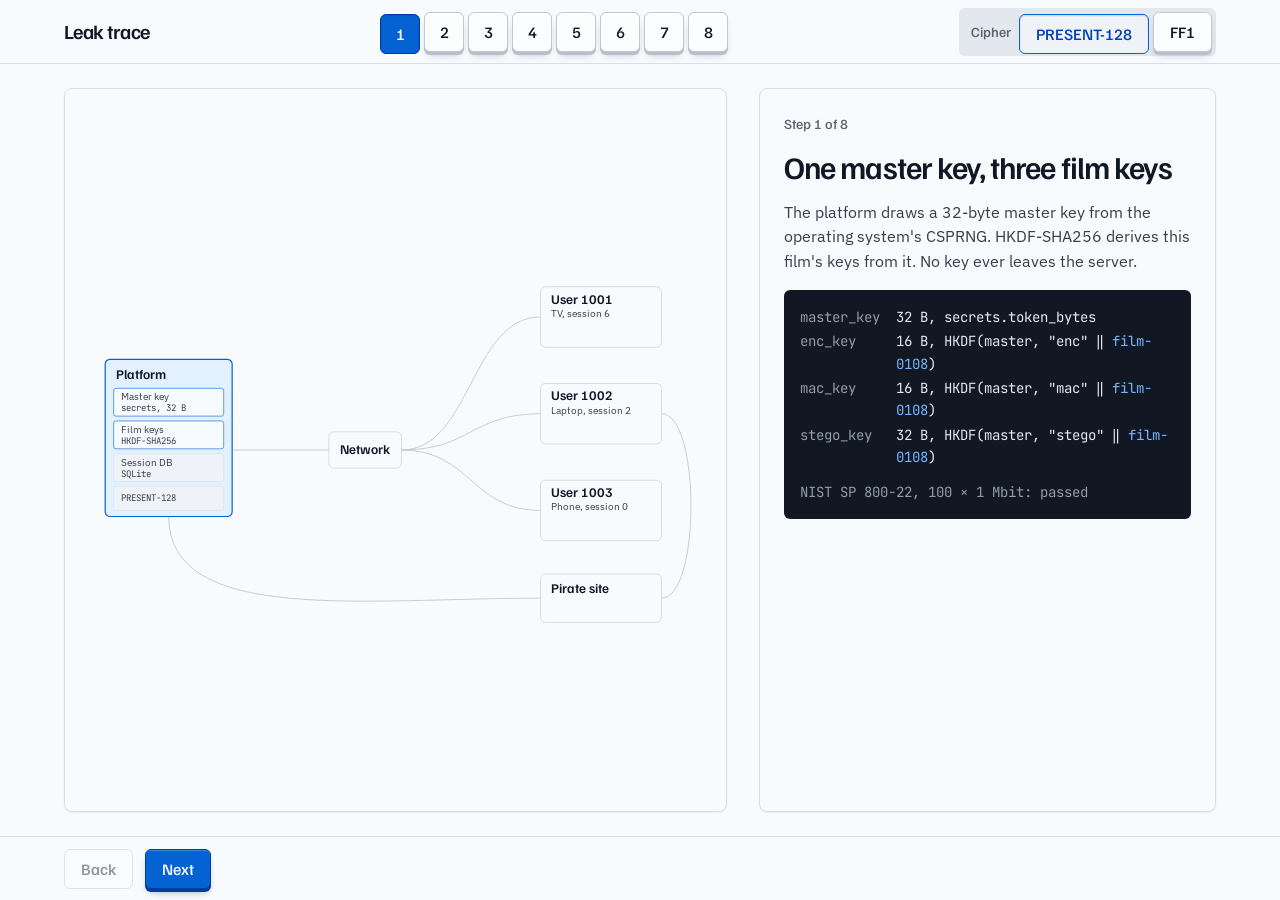
<file: presentation/network_sim/index.html>
<!doctype html>
<html lang="en">
<head>
<meta charset="utf-8">
<meta name="viewport" content="width=device-width, initial-scale=1">
<title>Leak Trace Simulation</title>
<meta name="description" content="Eight steps from a platform's master key to naming the viewer who leaked a film; every value comes from the project code.">
<link rel="preconnect" href="https://fonts.googleapis.com">
<link rel="preconnect" href="https://fonts.gstatic.com" crossorigin>
<link href="https://fonts.googleapis.com/css2?family=Familjen+Grotesk:wght@500;600&family=IBM+Plex+Sans:wght@400;500&family=JetBrains+Mono:wght@400;500&display=swap" rel="stylesheet">
<style>

@import url("./tokens.css");
@import url("./base.css");

:root { --bar-h: 64px; --foot-h: 64px; --strip-cell: 8px; }
body { font-size: 1.125rem; }
.app { display: grid; grid-template-rows: var(--bar-h) minmax(0, 1fr) var(--foot-h); height: 100dvh; }

.bar { border-bottom: var(--rule-hair) solid var(--color-rule); background: var(--color-paper); }
.bar__in { height: 100%; max-width: var(--container); margin-inline: auto; padding-inline: var(--gutter); display: flex; align-items: center; gap: var(--space-lg); }
.wordmark { font-family: var(--font-display); font-weight: 600; font-size: var(--text-lg); letter-spacing: var(--tracking-display); white-space: nowrap; }
.steps { display: flex; gap: var(--space-2xs); margin-inline: auto; }
.group { display: flex; gap: var(--space-2xs); align-items: center; padding: var(--space-2xs); background: var(--color-paper-3); border-radius: var(--radius-input); }
.group__label { font-family: var(--font-display); font-weight: 500; font-size: var(--text-sm); color: var(--color-muted); padding-inline: var(--space-xs) var(--space-2xs); }

.key { border: var(--rule-hair) solid var(--color-rule-2); border-radius: var(--radius-input); padding: 0 var(--space-md); min-height: 40px; min-width: 40px; background: var(--color-key-face); color: var(--color-ink); font: 500 var(--text-md)/1 var(--font-display); box-shadow: var(--shadow-key); cursor: pointer; transition: transform var(--dur-micro) var(--ease-out), box-shadow var(--dur-micro) var(--ease-out), background-color var(--dur-micro) var(--ease-out); }
.key:hover { transform: translateY(-1px); }
.key:active, .key[aria-pressed="true"], .key[aria-current="step"] { transform: translateY(2px); box-shadow: var(--shadow-key-press); background: var(--color-paper-2); }
.key[aria-current="step"] { background: var(--color-accent); border-color: var(--color-accent-edge); color: var(--color-accent-ink); }
.key[aria-pressed="true"] { color: var(--color-accent-deep); border-color: var(--color-accent); }
.key:focus-visible { outline: 2px solid var(--color-focus); outline-offset: 2px; transition: none; }
.key[aria-disabled="true"] { opacity: 0.45; cursor: default; transform: none; box-shadow: none; }
.key--primary { background: var(--color-accent); border-color: var(--color-accent-edge); color: var(--color-accent-ink); box-shadow: var(--shadow-key-accent); }
.key--primary:active { background: var(--color-accent-deep); }
.key--step { padding: 0; width: 40px; font-variant-numeric: tabular-nums; }

.main { max-width: var(--container); width: 100%; margin-inline: auto; padding: var(--space-lg) var(--gutter); display: grid; grid-template-columns: minmax(0, 1.45fr) minmax(0, 1fr); gap: var(--gap-columns); min-height: 0; }
.stage { position: relative; border: var(--rule-hair) solid var(--color-rule); border-radius: var(--radius-card); background: var(--color-paper); box-shadow: var(--shadow-card); min-height: 0; display: grid; place-items: center; padding: var(--space-md); }
@supports (corner-shape: bevel) { .stage, .panel { border-radius: var(--cut-l) 4px var(--cut-l) 4px; corner-shape: bevel round bevel round; } }
.stage svg { width: 100%; height: 100%; max-height: calc(100dvh - var(--bar-h) - var(--foot-h) - 2 * var(--space-lg) - 2 * var(--space-md)); }

.edge { fill: none; stroke: var(--color-rule-2); stroke-width: 1.5; transition: stroke var(--dur-short) var(--ease-out); }
.edge.is-live { stroke: var(--color-accent); stroke-width: 2; }
.edge.is-bad { stroke: var(--color-error); stroke-width: 2; stroke-dasharray: 6 5; }
.node rect.box { fill: var(--color-paper); stroke: var(--color-rule-2); stroke-width: 1; transition: stroke var(--dur-short) var(--ease-out), fill var(--dur-short) var(--ease-out); }
.node.is-live rect.box { stroke: var(--color-accent); stroke-width: 2; fill: var(--color-accent-wash); }
.node.is-bad rect.box { stroke: var(--color-error); stroke-width: 2; }
.node .t { font-family: var(--font-display); font-weight: 600; font-size: 22px; fill: var(--color-ink); }
.node .s { font-family: var(--font-body); font-size: 16px; fill: var(--color-ink-2); }
.node .m { font-family: var(--font-outlier); font-size: 15px; fill: var(--color-ink-2); }
.node .flag { font-family: var(--font-display); font-weight: 600; font-size: 16px; fill: var(--color-error); }
.node .ok { font-family: var(--font-display); font-weight: 600; font-size: 16px; fill: var(--color-accent-deep); }
.node .row { fill: var(--color-paper-2); stroke: var(--color-rule); }
.node .row.is-live { fill: var(--color-paper); stroke: var(--color-accent); }
.cell0 { fill: var(--color-paper-3); } .cell1 { fill: var(--color-accent); } .cellx { fill: var(--color-error); }
.packet { fill: var(--color-accent); }
.packet--bad { fill: var(--color-error); }
.packet--req { fill: var(--color-ink-2); }
.strip, .flag, .ok { transition: opacity var(--dur-long) var(--ease-out); }
.is-off { opacity: 0; }

.panel { border: var(--rule-hair) solid var(--color-rule); border-radius: var(--radius-card); background: var(--color-paper); box-shadow: var(--shadow-card); padding: var(--space-lg); display: flex; flex-direction: column; gap: var(--space-md); min-height: 0; overflow: auto; }
.panel__count { font-family: var(--font-display); font-weight: 500; font-size: var(--text-sm); color: var(--color-muted); font-variant-numeric: tabular-nums; }
.panel > * { flex-shrink: 0; }
.panel h2 { font-size: var(--text-2xl); max-width: 22ch; }
.panel p { font-size: var(--text-md); color: var(--color-ink-2); max-width: 46ch; }
.graphite { background: var(--color-graphite); color: var(--color-graphite-ink); border-radius: var(--radius-input); padding: var(--space-md); font-family: var(--font-outlier); font-size: 0.875rem; line-height: 1.6; overflow-x: auto; }
.graphite .c { color: var(--color-graphite-muted); }
.graphite .v { color: var(--color-accent-2); }
.graphite .x { color: var(--color-error); }
.kv { display: grid; grid-template-columns: max-content minmax(0, 1fr); column-gap: var(--space-md); row-gap: var(--space-3xs); }
.kv > :nth-child(odd) { color: var(--color-graphite-muted); }
.tbl { width: 100%; border-collapse: collapse; font-size: 0.875rem; }
.tbl th { text-align: left; font-family: var(--font-display); font-weight: 500; color: var(--color-graphite-muted); padding: 0 var(--space-sm) var(--space-2xs) 0; }
.tbl td { padding: var(--space-3xs) var(--space-sm) var(--space-3xs) 0; font-variant-numeric: tabular-nums; }
.tbl tr.is-lead td { color: var(--color-accent-2); }
.bits { display: grid; grid-template-columns: repeat(47, minmax(0, 1fr)); gap: var(--space-3xs); max-width: 30rem; }
.bits span { aspect-ratio: 1; background: var(--color-graphite-glyph-1); }
.bits span.b1 { background: var(--color-accent-2); }
.bits span.err { background: var(--color-error); }
.bitrow { display: grid; gap: var(--space-2xs); }
.bitrow__label { color: var(--color-graphite-muted); }
.pics { display: grid; grid-template-columns: minmax(0, 1fr) minmax(0, 1fr); gap: var(--space-sm); }
.pics--one { grid-template-columns: minmax(0, 1fr); }
figure { margin: 0; display: grid; gap: var(--space-2xs); }
figure img { width: 100%; border-radius: var(--radius-input); border: var(--rule-hair) solid var(--color-rule); }
figcaption { font-size: var(--text-sm); color: var(--color-muted); }
.pipe { list-style: none; margin: 0; padding: 0; display: grid; gap: var(--space-2xs); }
.pipe li { display: grid; grid-template-columns: 6.5rem minmax(0, 1fr); gap: var(--space-sm); }
.pipe li > :first-child { color: var(--color-graphite-muted); }
.verdict { display: flex; align-items: baseline; gap: var(--space-md); flex-wrap: wrap; }
.verdict__fig { font-family: var(--font-display); font-weight: 600; font-size: var(--text-2xl); letter-spacing: var(--tracking-display); color: var(--color-ink); font-variant-numeric: tabular-nums; line-height: 1; }
.verdict__sub { color: var(--color-ink-2); font-size: var(--text-md); }
.bars { display: grid; gap: var(--space-2xs); }
.bar-row { display: grid; grid-template-columns: 5.5rem minmax(0, 1fr) 4rem; gap: var(--space-sm); align-items: center; }
.bar-row__track { height: 10px; background: var(--color-graphite-glyph-1); position: relative; }
.bar-row__fill { position: absolute; inset: 0 auto 0 0; width: 100%; background: var(--color-accent-2); transform-origin: left center; }
.bar-row:not(.is-lead) .bar-row__fill { background: var(--color-graphite-glyph-3); }
.note { font-size: var(--text-sm); color: var(--color-muted); }

.js .reveal.is-armed { opacity: 0; transform: translateY(6px); }
.reveal { transition: opacity var(--dur-long) var(--ease-out), transform var(--dur-long) var(--ease-out); transition-delay: calc(var(--i, 0) * 260ms + 700ms); }

.foot { border-top: var(--rule-hair) solid var(--color-rule); }
.foot__in { height: 100%; max-width: var(--container); margin-inline: auto; padding-inline: var(--gutter); display: flex; align-items: center; gap: var(--space-sm); }

.noscript { max-width: 60ch; margin: var(--space-3xl) auto; padding-inline: var(--gutter); }

@media (max-height: 820px) and (min-width: 70.01rem) {
  :root { --bar-h: 56px; --foot-h: 56px; }
  .main { padding-block: var(--space-md); }
  .panel { padding: var(--space-md); gap: var(--space-sm); }
  .panel h2 { font-size: var(--text-xl); }
  .panel p { font-size: var(--text-sm); }
  .graphite { padding: var(--space-sm); font-size: 0.8125rem; line-height: 1.5; }
}
@media (max-width: 70rem) {
  .main { grid-template-columns: minmax(0, 1fr); }
  .stage svg { max-height: none; }
  .bar__in { flex-wrap: wrap; height: auto; padding-block: var(--space-xs); }
  .app { grid-template-rows: auto auto auto; height: auto; min-height: 100dvh; }
  .steps { margin-inline: 0; }
}
@media (max-width: 40rem) {
  .pics { grid-template-columns: minmax(0, 1fr); }
  .key--step { width: 36px; min-width: 36px; }
}
@media (prefers-reduced-motion: reduce) {
  .js .reveal.is-armed { opacity: 1; transform: none; }
}
</style>
</head>
<body>
<noscript><div class="noscript"><h1>Leak trace</h1><p>This simulation needs JavaScript. The scroll walkthrough in ../watermark_animation/index.html shows the same pipeline.</p></div></noscript>
<div class="app" id="app" hidden>
  <header class="bar"><div class="bar__in">
    <span class="wordmark">Leak trace</span>
    <nav class="steps" id="steps" aria-label="Steps"></nav>
    <div class="group" role="group" aria-labelledby="alg-label">
      <span class="group__label" id="alg-label" data-t="cipher">Cipher</span>
      <button class="key" type="button" data-alg="PRESENT-128">PRESENT-128</button>
      <button class="key" type="button" data-alg="FF1">FF1</button>
    </div>
  </div></header>

  <main class="main">
    <div class="stage">
      <svg id="net" viewBox="0 0 1040 620" role="img" aria-labelledby="net-title">
        <title id="net-title">Network: platform, network, three viewers, pirate site</title>
        <path class="edge" id="e0" d="M250 310 L410 310"/>
        <path class="edge" id="e1001" d="M530 310 C645 310 645 90 760 90"/>
        <path class="edge" id="e1002" d="M530 310 C645 310 645 250 760 250"/>
        <path class="edge" id="e1003" d="M530 310 C645 310 645 410 760 410"/>
        <path class="edge" id="eleak" d="M960 250 C1025 250 1025 555 960 555"/>
        <path class="edge" id="etrace" d="M760 555 C470 555 145 600 145 420"/>

        <g class="node" id="n-platform">
          <rect class="box" x="40" y="160" width="210" height="260" rx="8"/>
          <text class="t" x="58" y="192" data-t="platform">Platform</text>
          <rect class="row" id="r-key" x="54" y="208" width="182" height="46" rx="4"/>
          <text class="s" x="66" y="228" data-t="masterKey">Master key</text>
          <text class="m" x="66" y="246">secrets, 32 B</text>
          <rect class="row" id="r-film" x="54" y="262" width="182" height="46" rx="4"/>
          <text class="s" x="66" y="282" data-t="filmKeys">Film keys</text>
          <text class="m" x="66" y="300">HKDF-SHA256</text>
          <rect class="row" id="r-db" x="54" y="316" width="182" height="46" rx="4"/>
          <text class="s" x="66" y="336" data-t="sessionDb">Session DB</text>
          <text class="m" x="66" y="354">SQLite</text>
          <rect class="row" id="r-enc" x="54" y="370" width="182" height="40" rx="4"/>
          <text class="m" id="t-alg" x="66" y="395">PRESENT-128</text>
        </g>

        <g class="node" id="n-net">
          <rect class="box" x="410" y="280" width="120" height="60" rx="8"/>
          <text class="t" x="470" y="316" text-anchor="middle" data-t="network">Network</text>
        </g>

        <g class="node" id="n-1001"><rect class="box" x="760" y="40" width="200" height="100" rx="8"/></g>
        <g class="node" id="n-1002"><rect class="box" x="760" y="200" width="200" height="100" rx="8"/></g>
        <g class="node" id="n-1003"><rect class="box" x="760" y="360" width="200" height="100" rx="8"/></g>

        <g class="node" id="n-pirate">
          <rect class="box" x="760" y="515" width="200" height="80" rx="8"/>
          <text class="t" x="778" y="547" data-t="pirate">Pirate site</text>
          <text class="m" id="t-pirate" x="778" y="574"></text>
        </g>
        <g id="packets"></g>
      </svg>
    </div>

    <section class="panel" id="panel" aria-live="polite"></section>
  </main>

  <footer class="foot"><div class="foot__in">
    <button class="key" type="button" id="prev" data-t="back">Back</button>
    <button class="key key--primary" type="button" id="next" data-t="next">Next</button>
  </div></footer>
</div>

<script src="./data.js"></script>
<script>
(() => {
  const S = window.SIM;
  if (!S) return;
  document.documentElement.classList.add("js");
  document.getElementById("app").hidden = false;
  const N = 8;
  const reduce = matchMedia("(prefers-reduced-motion: reduce)").matches;
  const svgNS = "http://www.w3.org/2000/svg";
  const leaker = S.leaker;
  const fmt = (n, lang) => n.toLocaleString(lang === "tr" ? "tr-TR" : "en-US");

  const STR = {
    en: {
      cipher: "Cipher", platform: "Platform", masterKey: "Master key", filmKeys: "Film keys", sessionDb: "Session DB",
      network: "Network", pirate: "Pirate site", back: "Back", next: "Next", user: "User", session: "session",
      leaked: "Leaked", identified: "Identified", stepLabel: (i) => `Step ${i} of ${N}`,
      steps: [
        { h: "One master key, three film keys",
          p: "The platform draws a 32-byte master key from the operating system's CSPRNG. HKDF-SHA256 derives this film's keys from it. No key ever leaves the server." },
        { h: "Three viewers press play",
          p: "Each request reserves the viewer's next session number in one atomic database step. Because a session is never reused, every plaintext is unique and no nonce has to be embedded." },
        { h: "Encrypt the 64-bit ID block",
          p: (alg) => alg === "FF1"
            ? "FF1 (NIST SP 800-38G) is format-preserving: 64 bits in, 64 bits out, with the film as tweak. It runs AES-128 inside its ten Feistel rounds, so it is slower."
            : "PRESENT-128 (ISO/IEC 29192-2) is a lightweight cipher with a 64-bit block: the ID fits exactly, and the ciphertext does not grow. AES-GCM would add 224 bits." },
        { h: "Tag it, then armour it",
          p: "SipHash-2-4 tags the ciphertext together with the cipher, the film and a key commitment. BCH then adds 92 parity bits that repair up to 12 wrong bits. These 188 bits go into the film." },
        { h: "Every copy carries a different mark",
          p: "The bits are spread over 14,400 blocks per frame, in the low DCT band of the brightness channel, and held for one-second groups. The picture changes by about 49 dB PSNR: invisible." },
        { h: "One viewer leaks a copy",
          p: (a) => `User ${leaker} shrinks the film to half size, re-encodes it with H.264 at CRF ${a.crf} and uploads it. There is no header to strip: the mark is part of the picture itself.` },
        { h: "The platform traces the copy",
          p: "The platform downloads the pirate copy and compares it with its own original, frame by frame." },
        { h: "The platform names the leaker",
          p: "Only after the tag checks out is the ciphertext decrypted. The recovered bits match one issued copy, and no other." },
      ],
      k: { purpose: "purpose", from: "derived from", sp: "NIST SP 800-22, 100 × 1 Mbit: passed",
           users: "user", device: "device", sess: "session", block: "block", ct: "ciphertext", us: "µs per block, pure Python",
           layout: "VER | user_id | session | reserved", tag: "tag", cw: "188-bit codeword",
           frame: "The frame as the viewer sees it", diff: "Its hidden mark, difference ×20",
           pirateCap: (t) => `Pirate copy, ${t.pirate_w}×${t.pirate_h}, ${t.pirate_frames} frames`,
           rescale: "Rescale", align: "Align", correlate: "Correlate", bch: "BCH", mac: "MAC", decrypt: "Decrypt",
           matched: (m, n) => `${m} / ${n} frames matched`, corr: (b) => `${b} blocks per frame → 188 soft bits`,
           fixed: (e) => `${e} bit errors repaired (limit 12)`, macok: "valid, constant-time, before decrypt",
           bitsLabel: "Recovered bits, errors in red", scores: "Match with each issued copy",
           wrong: "With a wrong key: NoValidMark. An innocent viewer is never named.",
           took: (s) => `Trace took ${s} s for this 10-second clip.`,
           perGroup: "frames per group" },
    }
  };

  const q = new URLSearchParams(location.search);
  const st = {
    step: Math.min(N, Math.max(1, parseInt(q.get("step") || "1", 10) || 1)),
    alg: q.get("alg") === "ff1" ? "FF1" : "PRESENT-128",
    lang: "en",
  };
  const T = () => STR[st.lang];
  const A = () => S.algs[st.alg];
  const save = () => {
    const p = new URLSearchParams({ step: st.step, alg: st.alg === "FF1" ? "ff1" : "present" });
    history.replaceState(null, "", "?" + p);
  };

  const stepsNav = document.getElementById("steps");
  for (let i = 1; i <= N; i++) {
    const b = document.createElement("button");
    b.className = "key key--step"; b.type = "button"; b.textContent = i; b.dataset.step = i;
    b.addEventListener("click", () => go(i));
    stepsNav.append(b);
  }

  const el = (tag, attrs, parent) => {
    const e = document.createElementNS(svgNS, tag);
    for (const k in attrs) e.setAttribute(k, attrs[k]);
    if (parent) parent.append(e);
    return e;
  };
  const tops = { 1001: 40, 1002: 200, 1003: 360 };
  for (const v of S.viewers) {
    const g = document.getElementById("n-" + v.id), y = tops[v.id];
    el("text", { class: "t", x: 778, y: y + 28 }, g).textContent = "";
    el("text", { class: "s", x: 778, y: y + 50 }, g);
    const flag = el("text", { class: "flag is-off", x: 960, y: y - 10, "text-anchor": "end" }, g);
    flag.dataset.role = "flag";
    const strip = el("g", { class: "strip is-off", transform: `translate(778 ${y + 62})` }, g);
    strip.dataset.role = "strip";
    for (let i = 0; i < 188; i++) el("rect", { x: (i % 47) * 3.6, y: Math.floor(i / 47) * 6, width: 2.6, height: 5, class: "cell0" }, strip);
  }

  const pk = document.getElementById("packets");
  let flows = [], raf = 0, t0 = 0;
  const P = (id) => document.getElementById(id);
  function setFlows(list) {
    flows = list; pk.replaceChildren();
    cancelAnimationFrame(raf);
    if (reduce || !list.length) return;
    t0 = performance.now();
    for (const f of flows) f.dots = Array.from({ length: f.n }, () => el("rect", { width: 10, height: 10, x: -5, y: -5, class: f.cls, opacity: 0 }, pk));
    raf = requestAnimationFrame(tick);
  }
  function tick(now) {
    const t = now - t0;
    for (const f of flows) {
      const legs = f.legs.map(P), lens = legs.map((p) => p.getTotalLength()), total = lens.reduce((a, b) => a + b, 0);
      f.dots.forEach((d, k) => {
        let u = (t - f.delay - k * f.gap) / f.dur;
        if (f.loop) u = u < 0 ? u : u % (1 + f.rest);
        if (u < 0 || u > 1) { d.setAttribute("opacity", 0); return; }
        let s = (f.reverse ? 1 - u : u) * total, i = 0;
        while (i < legs.length - 1 && s > lens[i]) { s -= lens[i]; i++; }
        const pt = legs[i].getPointAtLength(Math.min(s, lens[i]));
        d.setAttribute("transform", `translate(${pt.x} ${pt.y})`);
        d.setAttribute("opacity", 1);
      });
    }
    raf = requestAnimationFrame(tick);
  }

  const bitsHTML = (s, errs = []) => {
    const e = new Set(errs);
    return `<div class="bits" aria-hidden="true">${[...s].map((b, i) => `<span class="${e.has(i) ? "err" : b === "1" ? "b1" : ""}"></span>`).join("")}</div>`;
  };
  const hexBlock = (h) => `<span class="v">${h[0]}</span> <span class="v">${h.slice(1, 9)}</span> <span class="v">${h.slice(9, 15)}</span> <span class="v">${h[15]}</span>`;

  function panelHTML() {
    const t = T(), k = t.k, a = A(), s = t.steps[st.step - 1], lang = st.lang;
    const p = typeof s.p === "function" ? s.p(st.step === 6 ? S.attack : st.alg) : s.p;
    let body = "";
    switch (st.step) {
      case 1:
        body = `<div class="graphite"><div class="kv">
          <span>master_key</span><span>32 B, secrets.token_bytes</span>
          <span>enc_key</span><span>16 B, HKDF(master, "enc" ‖ <span class="v">${S.film.id}</span>)</span>
          <span>mac_key</span><span>16 B, HKDF(master, "mac" ‖ <span class="v">${S.film.id}</span>)</span>
          <span>stego_key</span><span>32 B, HKDF(master, "stego" ‖ <span class="v">${S.film.id}</span>)</span>
        </div><div class="c" style="margin-top:var(--space-sm)">${k.sp}</div></div>`;
        break;
      case 2:
        body = `<div class="graphite"><table class="tbl"><thead><tr><th>${k.users}</th><th>${k.device}</th><th>${k.sess}</th></tr></thead><tbody>
          ${S.viewers.map((v) => `<tr><td>${v.id}</td><td>${v.device}</td><td><span class="v">${v.session}</span></td></tr>`).join("")}
        </tbody></table></div>`;
        break;
      case 3:
        body = `<div class="graphite"><div class="c">${k.layout}</div>
          <table class="tbl" style="margin-top:var(--space-xs)"><thead><tr><th>${k.users}</th><th>${k.block}</th><th>${k.ct} (${st.alg})</th></tr></thead><tbody>
          ${a.rows.map((r) => `<tr><td>${r.id}</td><td>${hexBlock(r.block)}</td><td><span class="v">${r.cipher}</span></td></tr>`).join("")}
          </tbody></table>
          <div style="margin-top:var(--space-sm)"><span class="v">${fmt(a.encrypt_us, lang)}</span> <span class="c">${k.us}</span>
          <span class="c">(${st.alg === "FF1" ? "PRESENT-128" : "FF1"}: ${fmt(S.algs[st.alg === "FF1" ? "PRESENT-128" : "FF1"].encrypt_us, lang)})</span></div></div>`;
        break;
      case 4:
        body = `<div class="graphite" style="display:grid;gap:var(--space-sm)">
          ${a.rows.map((r) => `<div class="bitrow"><span class="bitrow__label">${r.id}, ${k.tag} <span class="v">${r.tag}</span></span>${bitsHTML(r.codeword)}</div>`).join("")}
          <span class="c">${k.cw}: 64 ${k.ct} + 32 ${k.tag} + 92 BCH</span></div>`;
        break;
      case 5:
        body = `<div class="pics"><figure><img src="frame.jpg" alt="Film frame" width="640" height="360"><figcaption>${k.frame}</figcaption></figure>
          <figure><img src="diff_${leaker}.jpg" alt="Difference ×20, a fine noise shaped like the picture" width="640" height="360"><figcaption>${k.diff}</figcaption></figure></div>
          <div class="note">${fmt(S.film.blocks, lang)} × 8×8, α = ${S.film.alpha}, ${S.film.group} ${k.perGroup}</div>`;
        break;
      case 6:
        body = `<div class="pics pics--one"><figure><img src="pirate.jpg" alt="Pirate copy, blurred and blocky" width="640" height="360"><figcaption>${k.pirateCap(a.trace)}</figcaption></figure></div>`;
        break;
      case 7: {
        const tr = a.trace;
        body = `<div class="graphite"><ol class="pipe">
            <li class="reveal is-armed" style="--i:0"><span>${k.rescale}</span><span>${tr.pirate_w}×${tr.pirate_h} → ${S.film.width}×${S.film.height}</span></li>
            <li class="reveal is-armed" style="--i:1"><span>${k.align}</span><span>${k.matched(tr.matched, tr.pirate_frames)}</span></li>
            <li class="reveal is-armed" style="--i:2"><span>${k.correlate}</span><span>${k.corr(fmt(S.film.blocks, lang))}</span></li>
            <li class="reveal is-armed" style="--i:3"><span>${k.bch}</span><span><span class="${tr.errors.length ? "x" : "v"}">${k.fixed(tr.errors.length)}</span></span></li>
            <li class="reveal is-armed" style="--i:4"><span>${k.mac}</span><span>${k.macok}</span></li>
          </ol>
          <div class="bitrow reveal is-armed" style="--i:3;margin-top:var(--space-sm)"><span class="bitrow__label">${k.bitsLabel}</span>${bitsHTML(tr.extracted, tr.errors)}</div></div>`;
        break;
      }
      case 8: {
        const tr = a.trace, ok = tr.user !== null;
        const sc = Object.entries(tr.scores).sort((x, y) => y[1] - x[1]);
        body = `<div class="graphite"><ol class="pipe"><li><span>${k.decrypt}</span><span>${st.alg} → <span class="v">${t.user} ${tr.user}, ${t.session} ${tr.session}</span></span></li></ol></div>
          <div class="verdict reveal is-armed" style="--i:0"><span class="verdict__fig">${ok ? `${t.user} ${tr.user}` : "NoValidMark"}</span><span class="verdict__sub">${t.session} ${tr.session}</span></div>
          <div class="graphite bars reveal is-armed" style="--i:1"><span class="c">${k.scores}</span>
            ${sc.map(([id, v]) => `<div class="bar-row${+id === tr.user ? " is-lead" : ""}"><span>${id}</span><span class="bar-row__track"><span class="bar-row__fill" style="transform:scaleX(${Math.max(0, v)})"></span></span><span>${v.toFixed(2)}</span></div>`).join("")}
          </div>
          <div class="note reveal is-armed" style="--i:2">${k.wrong} ${k.took(fmt(a.trace_s, lang))}</div>`;
        break;
      }
    }
    return `<span class="panel__count">${t.stepLabel(st.step)}</span><h2>${s.h}</h2><p>${p}</p>${body}`;
  }

  function stage() {
    const s = st.step, a = A(), t = T();
    const live = { 1: ["platform"], 2: ["platform", "net", "1001", "1002", "1003"], 3: ["platform"], 4: ["platform"],
                   5: ["platform", "net", "1001", "1002", "1003"], 6: ["1002"], 7: ["platform"], 8: ["platform", "1002"] }[s];
    for (const id of ["platform", "net", "1001", "1002", "1003", "pirate"]) {
      P("n-" + id).classList.toggle("is-live", live.includes(id));
      P("n-" + id).classList.toggle("is-bad", id === "pirate" && s >= 6);
    }
    const rows = { 1: ["r-key", "r-film"], 2: ["r-db"], 3: ["r-enc"], 4: ["r-enc"], 7: ["r-film"], 8: ["r-enc"] }[s] || [];
    for (const r of ["r-key", "r-film", "r-db", "r-enc"]) P(r).classList.toggle("is-live", rows.includes(r));
    const edges = { 2: ["e0", "e1001", "e1002", "e1003"], 5: ["e0", "e1001", "e1002", "e1003"], 7: ["etrace"], 8: ["etrace"] }[s] || [];
    for (const e of ["e0", "e1001", "e1002", "e1003", "eleak", "etrace"]) {
      P(e).classList.toggle("is-live", edges.includes(e));
      P(e).classList.toggle("is-bad", e === "eleak" && s >= 6);
    }
    P("t-alg").textContent = st.alg;
    P("t-pirate").textContent = s >= 6 ? `${a.trace.pirate_w}×${a.trace.pirate_h}, CRF ${S.attack.crf}` : "";
    for (const v of S.viewers) {
      const g = P("n-" + v.id), y = tops[v.id];
      const [title, sub] = g.querySelectorAll("text.t, text.s");
      title.textContent = `${t.user} ${v.id}`;
      sub.textContent = `${v.device}, ${t.session} ${v.session}`;
      const row = a.rows.find((r) => r.id === v.id);
      const strip = g.querySelector('[data-role="strip"]');
      const errs = new Set(s >= 7 && v.id === leaker ? a.trace.errors : []);
      [...strip.children].forEach((c, i) => c.setAttribute("class", errs.has(i) ? "cellx" : row.codeword[i] === "1" ? "cell1" : "cell0"));
      strip.classList.toggle("is-off", s < 5);
      const flag = g.querySelector('[data-role="flag"]');
      flag.textContent = v.id === leaker ? (s === 8 ? t.identified : t.leaked) : "";
      flag.setAttribute("class", (s === 8 ? "ok" : "flag") + (v.id === leaker && s >= 6 ? "" : " is-off"));
    }
    const viewersLegs = S.viewers.map((v) => ["e0", "e" + v.id]);
    if (s === 2) setFlows(viewersLegs.map((legs, i) => ({ legs, reverse: true, n: 1, gap: 0, dur: 1300, delay: i * 250, loop: true, rest: 0.8, cls: "packet--req" })));
    else if (s === 5) setFlows(viewersLegs.map((legs, i) => ({ legs, reverse: false, n: 4, gap: 260, dur: 1500, delay: i * 120, loop: true, rest: 0.6, cls: "packet" })));
    else if (s === 6) setFlows([{ legs: ["eleak"], reverse: false, n: 3, gap: 300, dur: 1400, delay: 200, loop: true, rest: 0.9, cls: "packet--bad" }]);
    else if (s === 7) setFlows([{ legs: ["etrace"], reverse: false, n: 3, gap: 180, dur: 900, delay: 0, loop: false, cls: "packet--bad" }]);
    else setFlows([]);
  }

  function render() {
    const t = T();
    document.documentElement.lang = st.lang;
    document.querySelectorAll("[data-t]").forEach((e) => { const v = t[e.dataset.t]; if (typeof v === "string") e.textContent = v; });
    stepsNav.querySelectorAll("button").forEach((b) => {
      const on = +b.dataset.step === st.step;
      b.toggleAttribute("aria-current", on); if (on) b.setAttribute("aria-current", "step");
      b.setAttribute("aria-label", t.stepLabel(+b.dataset.step) + ": " + t.steps[+b.dataset.step - 1].h);
    });
    document.querySelectorAll("[data-alg]").forEach((b) => b.setAttribute("aria-pressed", b.dataset.alg === st.alg));
    P("prev").setAttribute("aria-disabled", st.step === 1);
    P("next").setAttribute("aria-disabled", st.step === N);
    const panel = P("panel");
    panel.innerHTML = panelHTML();
    if (!reduce) requestAnimationFrame(() => requestAnimationFrame(() => panel.querySelectorAll(".is-armed").forEach((e) => e.classList.remove("is-armed"))));
    else panel.querySelectorAll(".is-armed").forEach((e) => e.classList.remove("is-armed"));
    stage();
    save();
  }

  function go(i) { st.step = Math.min(N, Math.max(1, i)); render(); }
  P("prev").addEventListener("click", () => go(st.step - 1));
  P("next").addEventListener("click", () => go(st.step + 1));
  document.querySelectorAll("[data-alg]").forEach((b) => b.addEventListener("click", () => { st.alg = b.dataset.alg; render(); }));
  addEventListener("keydown", (e) => {
    if (e.metaKey || e.ctrlKey || e.altKey) return;
    const k = e.key;
    if (["ArrowRight", "PageDown", " "].includes(k)) { e.preventDefault(); go(st.step + 1); }
    else if (["ArrowLeft", "PageUp"].includes(k)) { e.preventDefault(); go(st.step - 1); }
    else if (k === "Home") go(1);
    else if (k === "End") go(N);
    else if (/^[1-8]$/.test(k)) go(+k);
    else if (k === "c" || k === "C") { st.alg = st.alg === "FF1" ? "PRESENT-128" : "FF1"; render(); }
  });
  render();
})();
</script>
</body>
</html>
</file>
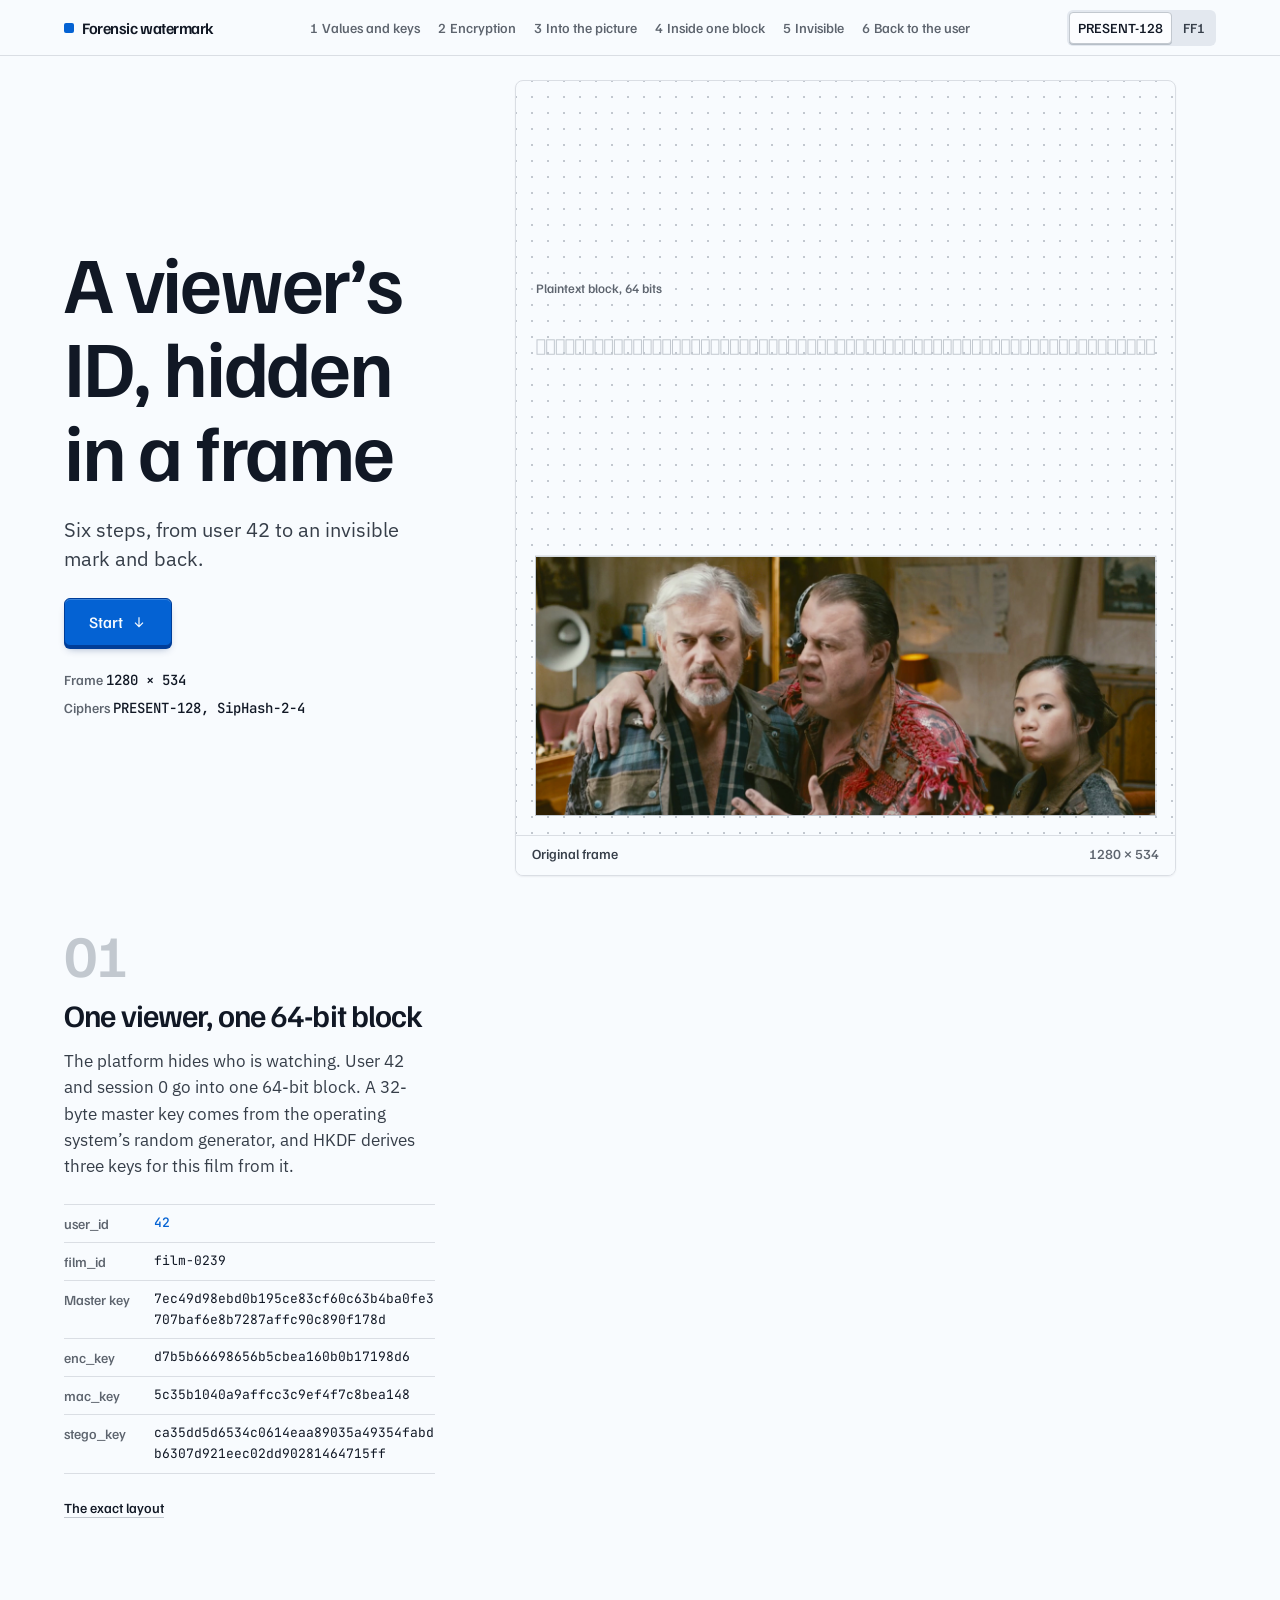
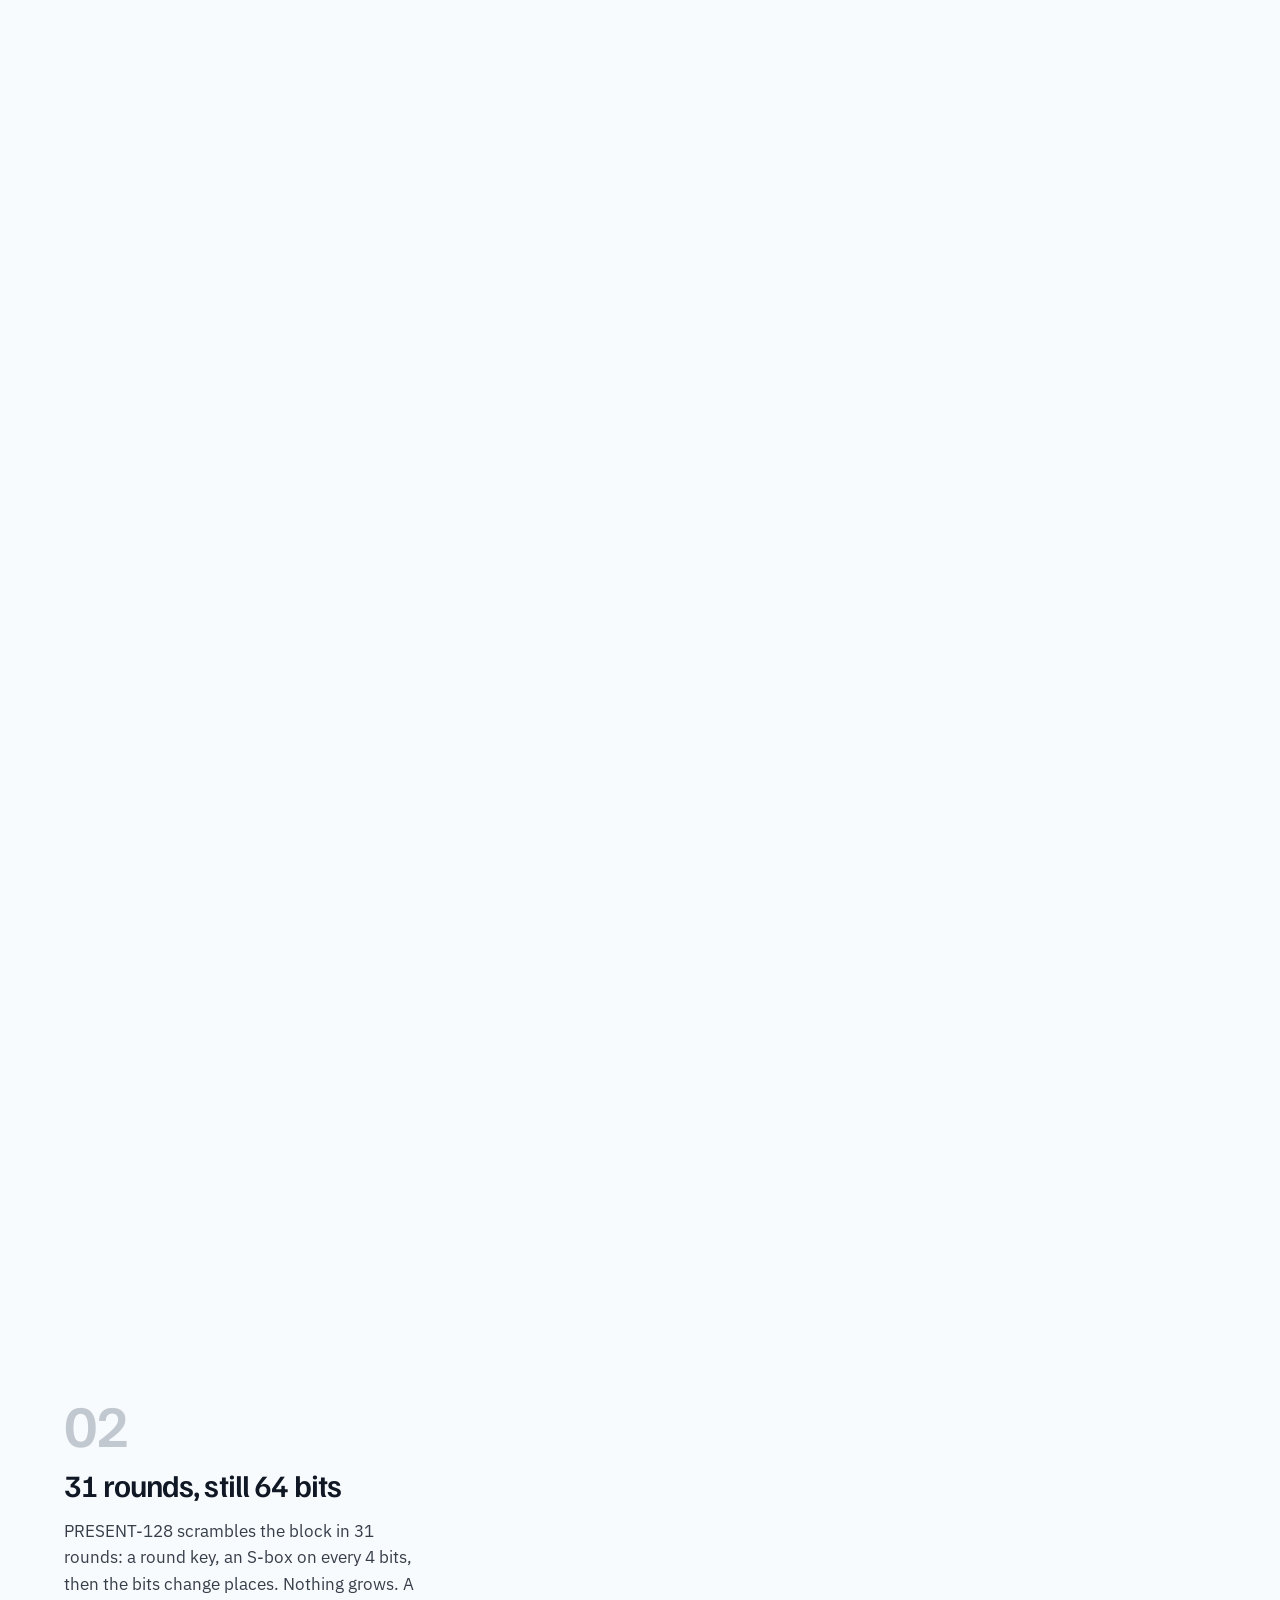
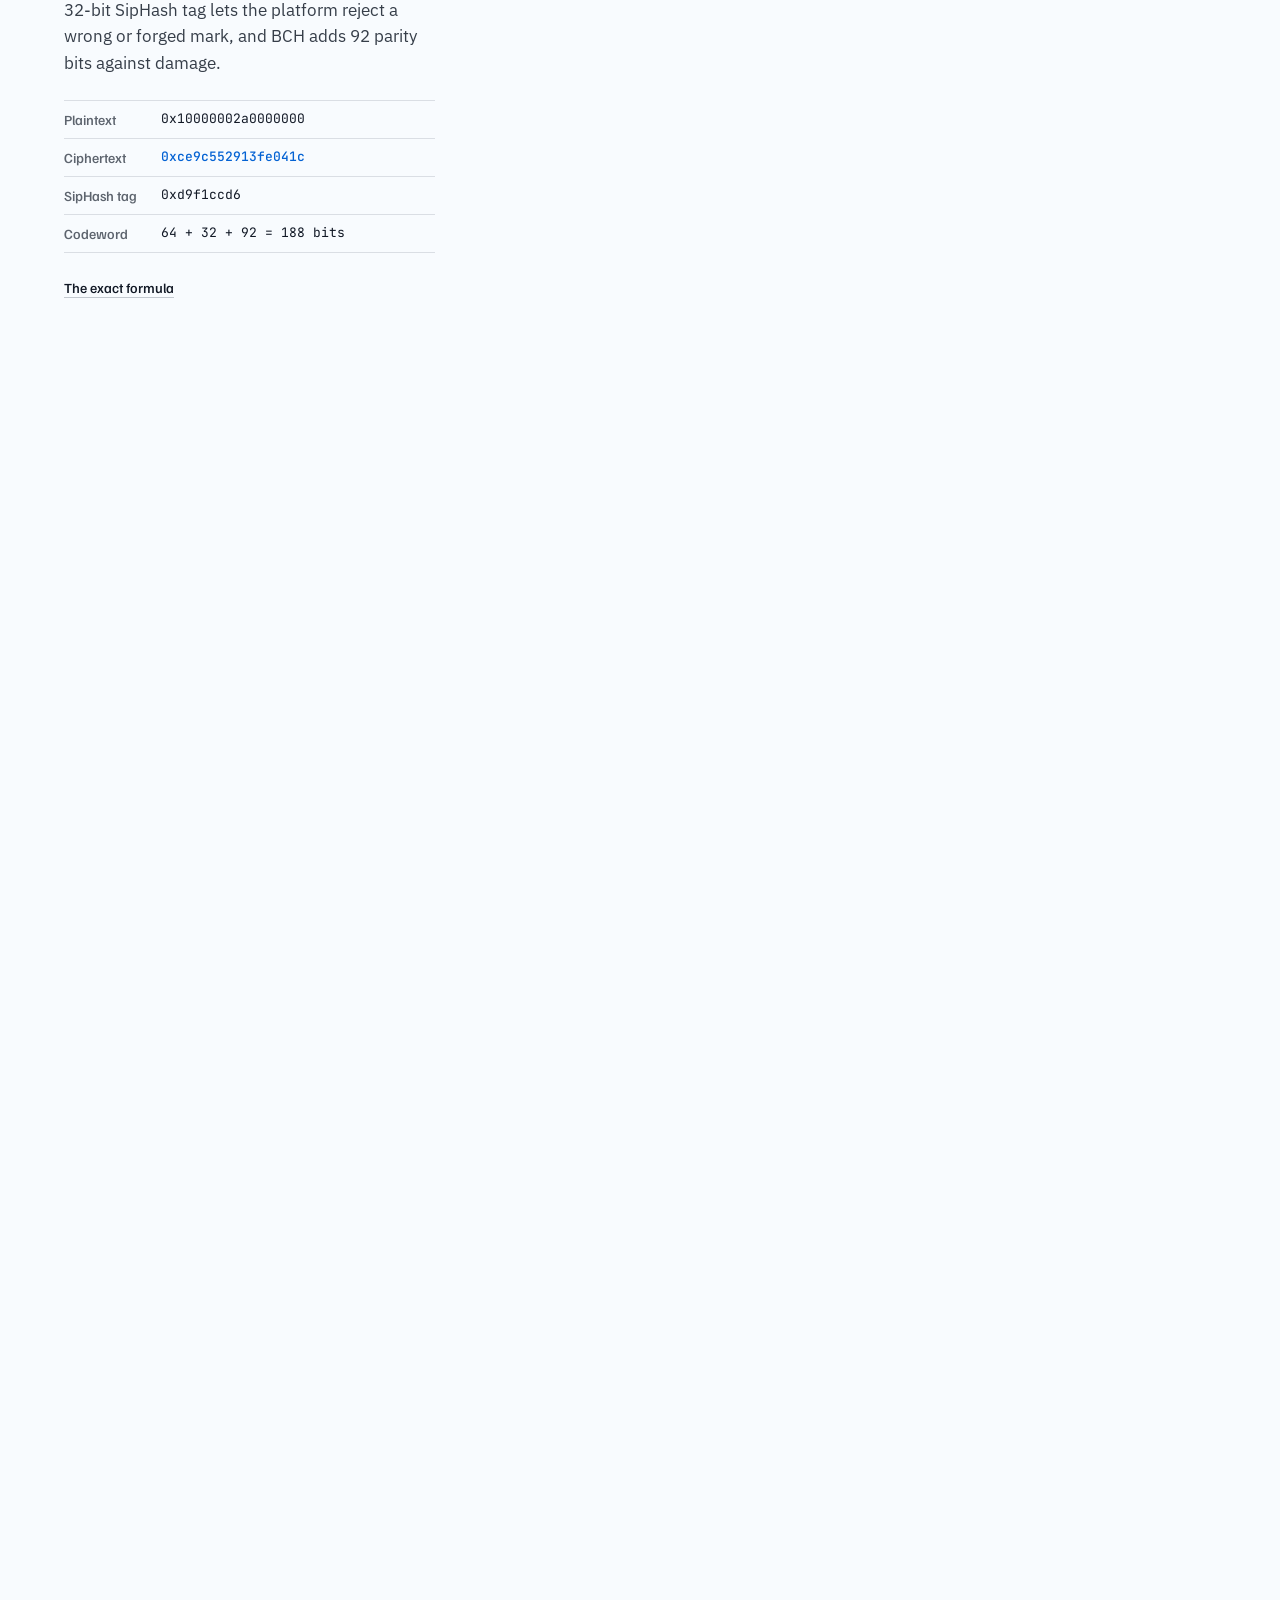
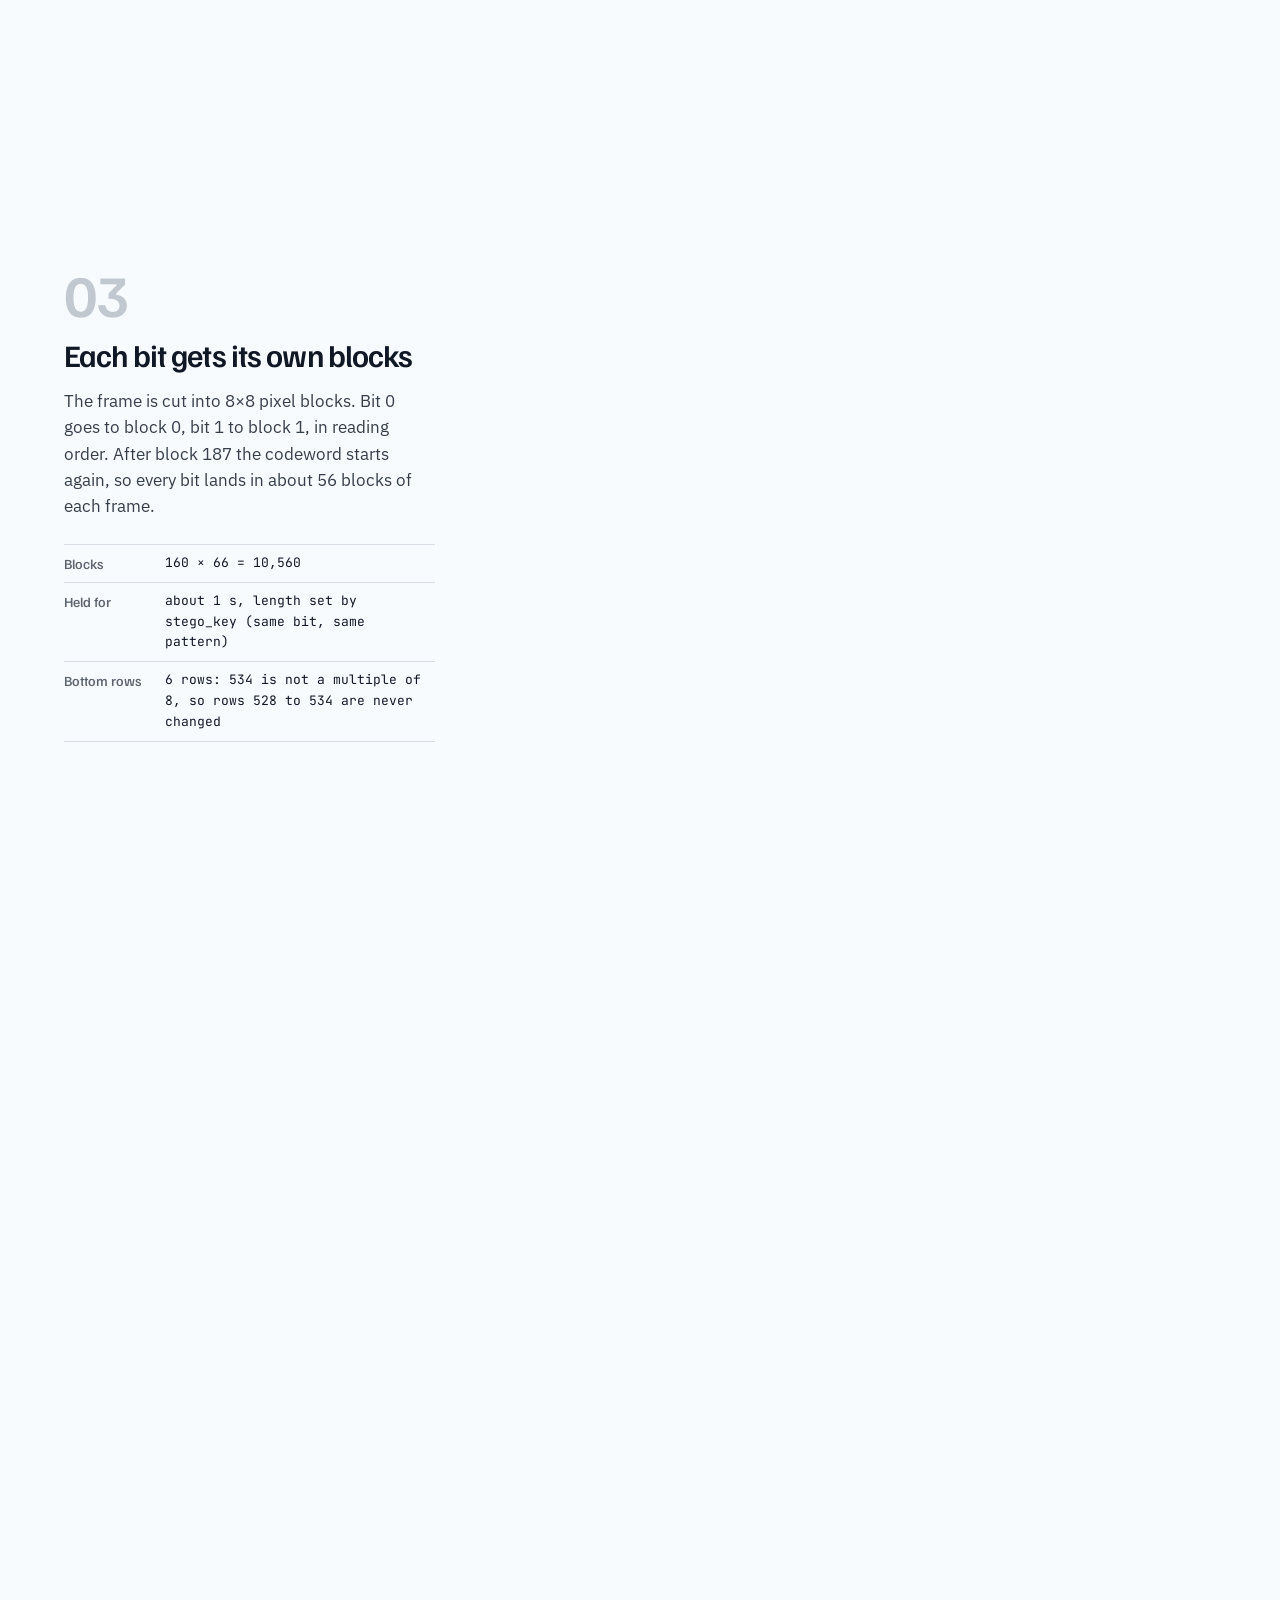
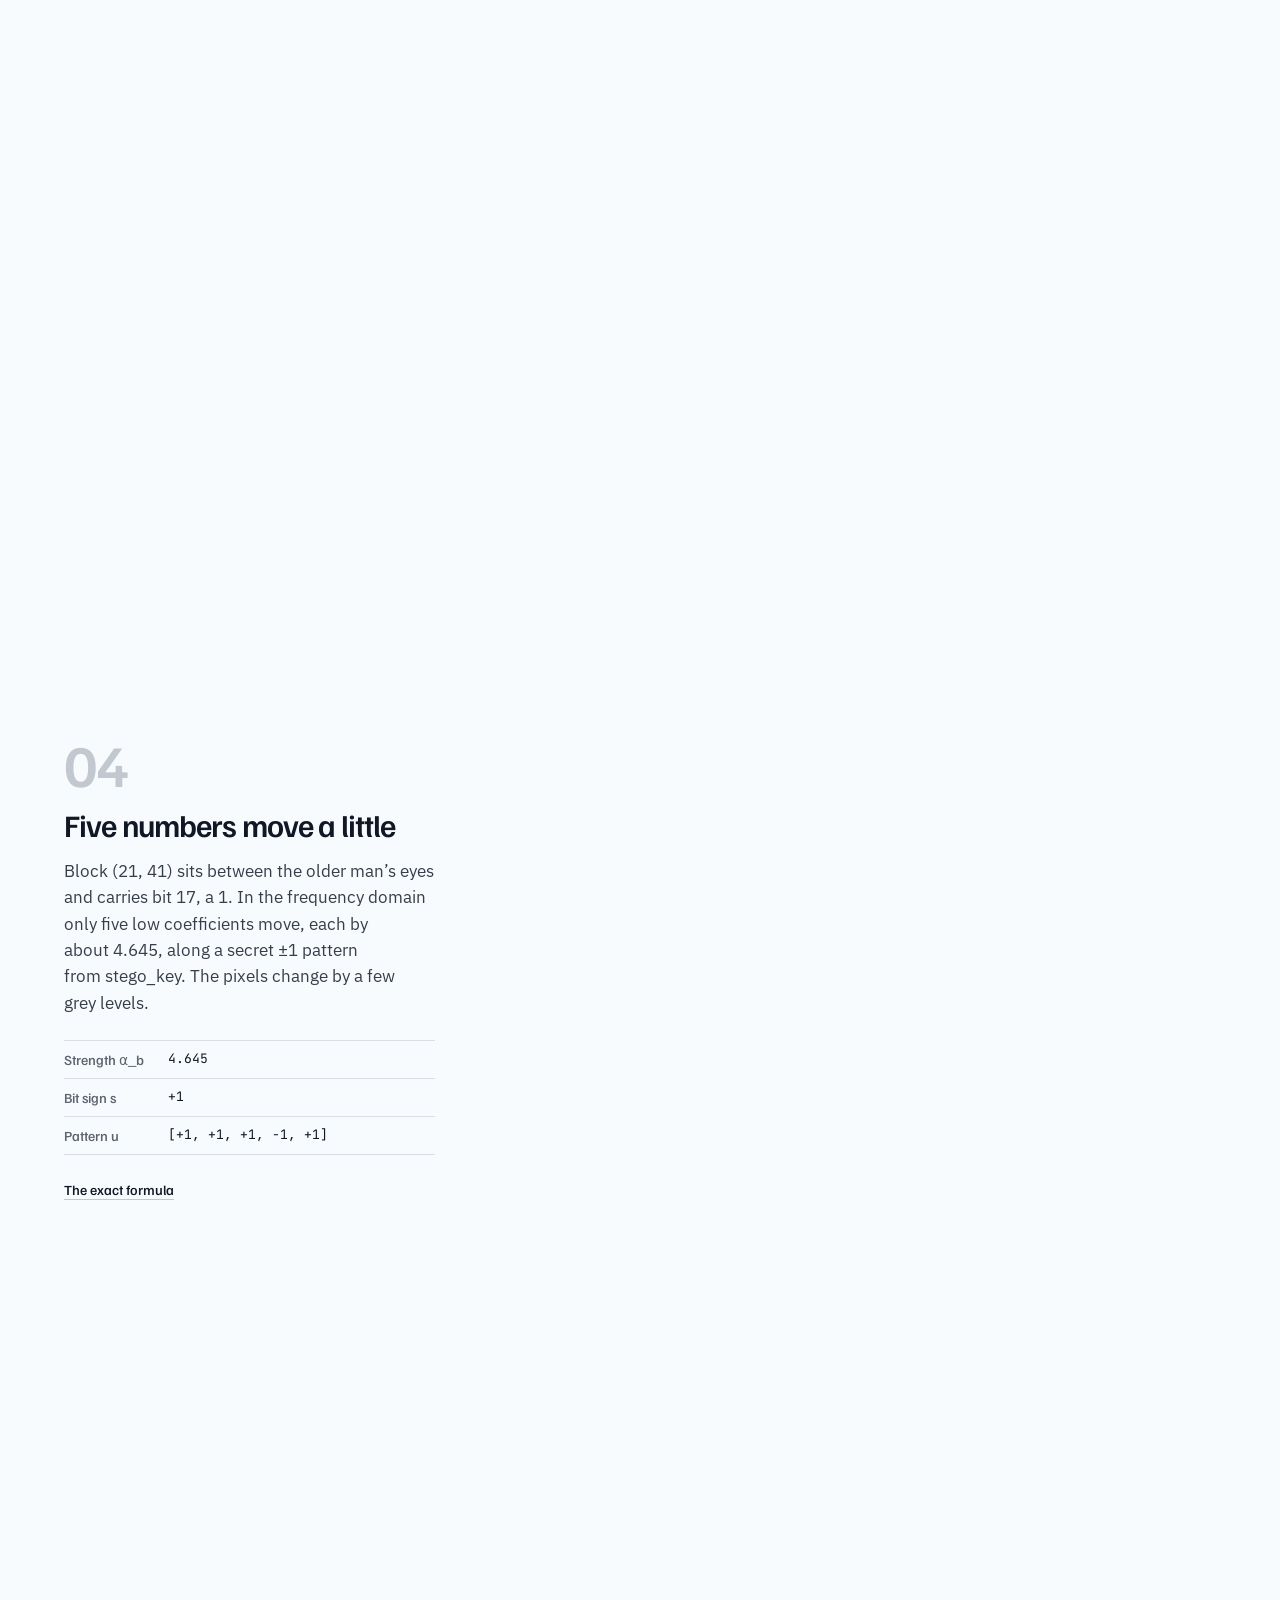
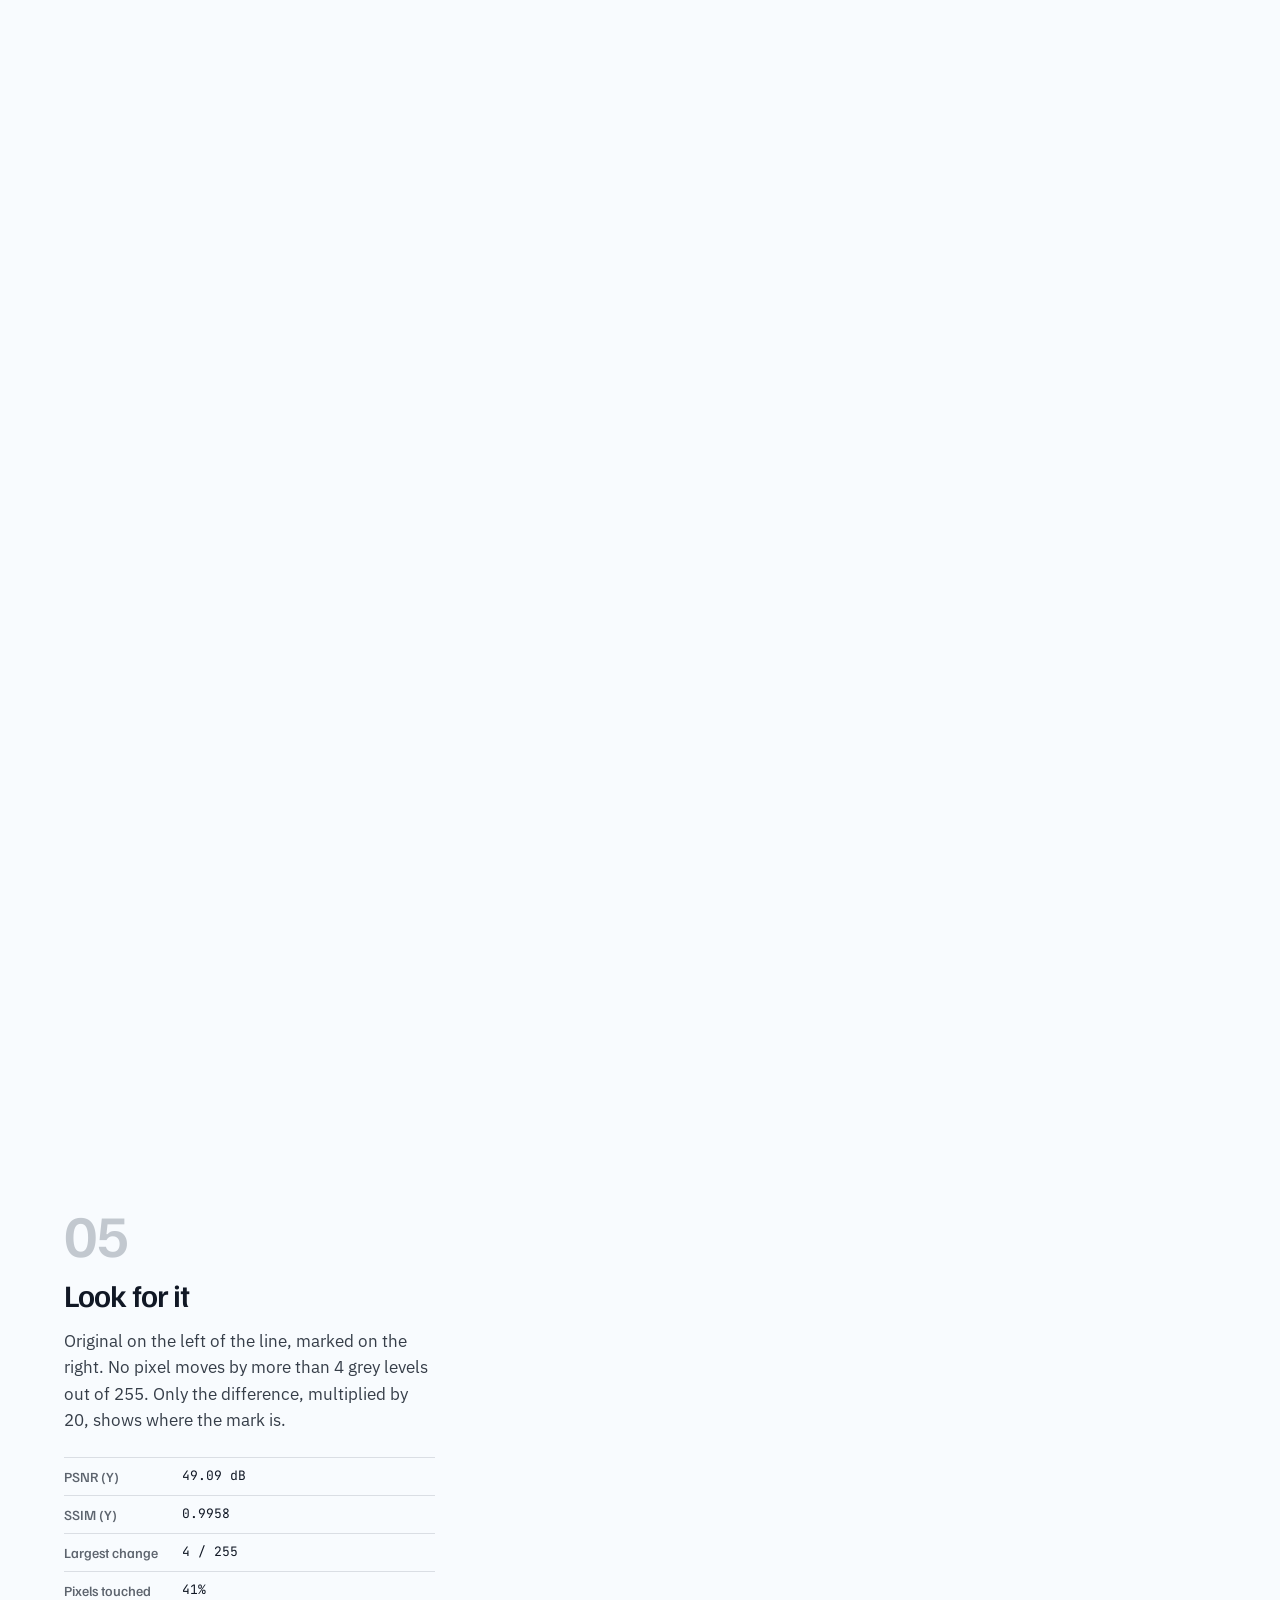
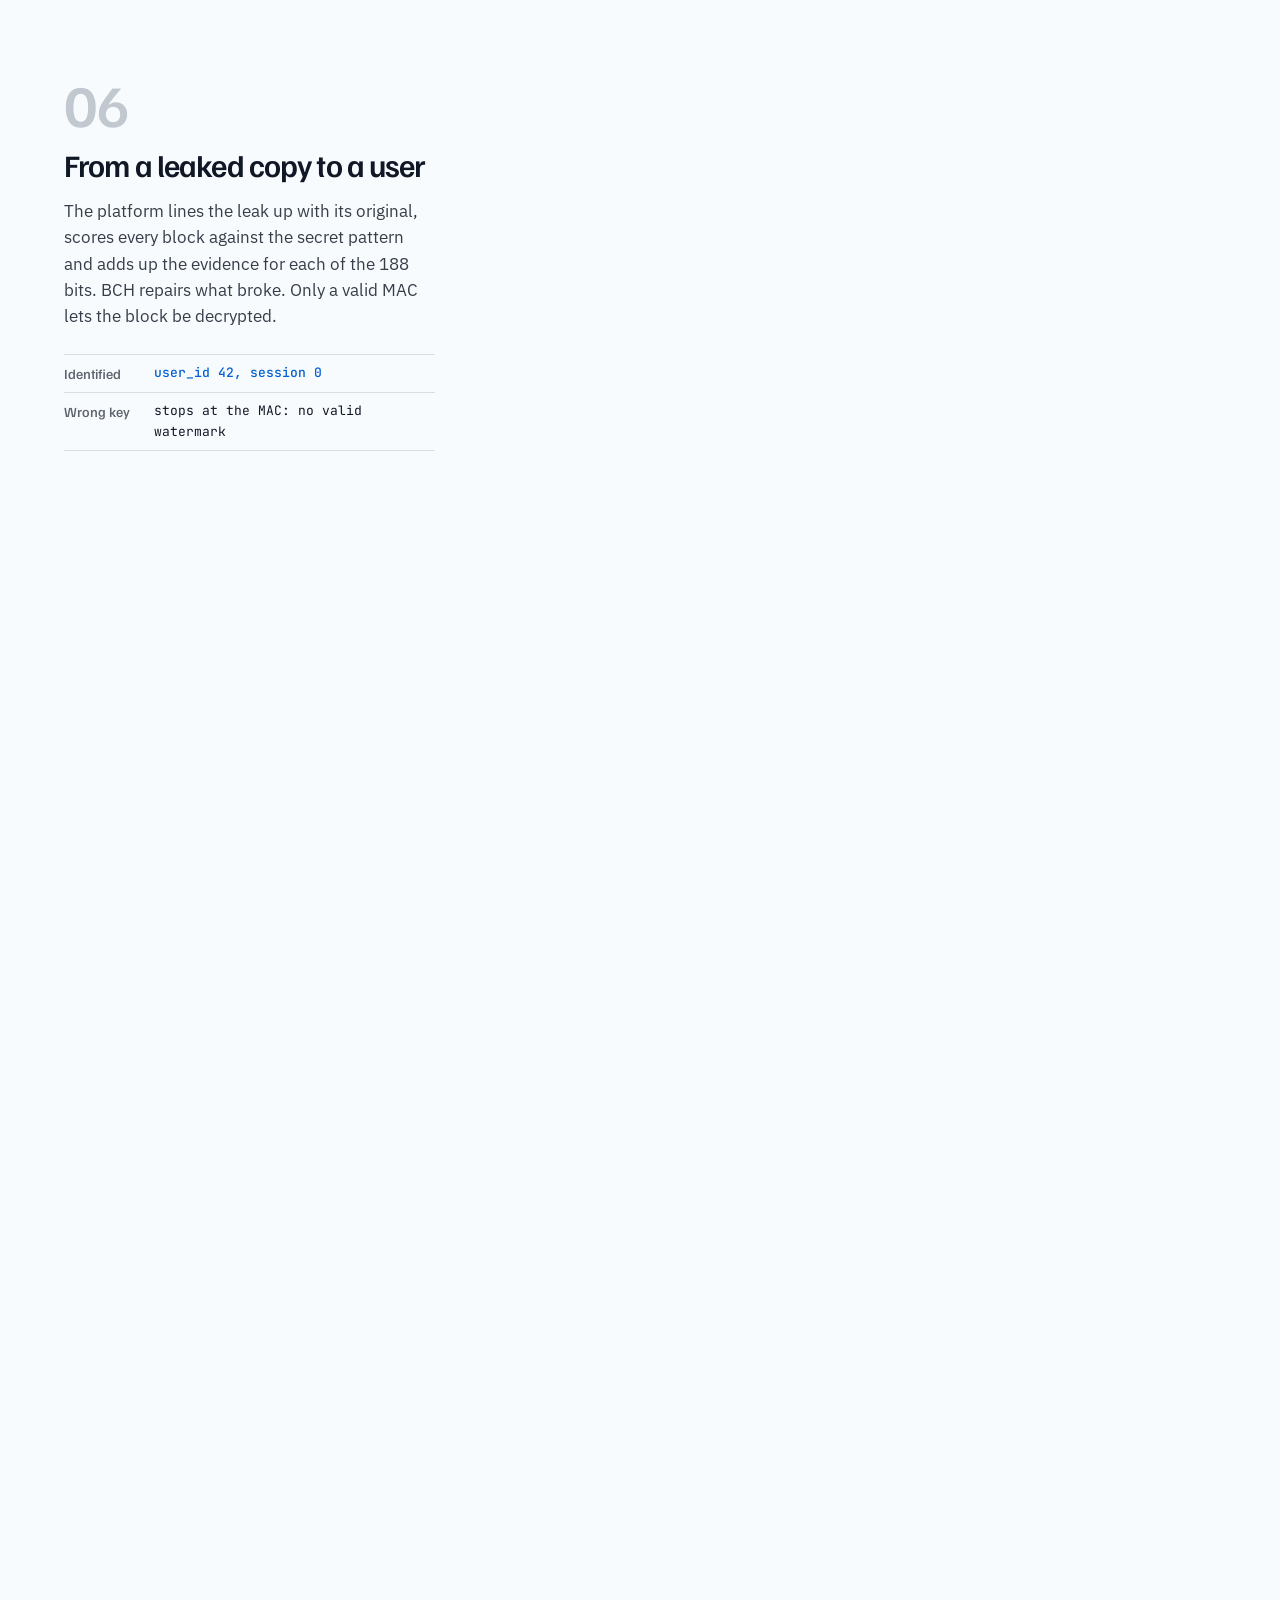
<file: presentation/watermark_animation/index.html>
<!doctype html>
<html lang="en">
<head>
<meta charset="utf-8">
<meta name="viewport" content="width=device-width, initial-scale=1">
<title>Forensic Watermark Walkthrough</title>
<meta name="description" content="Scroll through six steps from a viewer's ID to an invisible mark in a film frame and back; every value comes from the project code.">
<link rel="preconnect" href="https://fonts.googleapis.com">
<link rel="preconnect" href="https://fonts.gstatic.com" crossorigin>
<link href="https://fonts.googleapis.com/css2?family=Familjen+Grotesk:wght@500;600&family=IBM+Plex+Sans:wght@400;500&family=JetBrains+Mono:wght@400;500&display=swap" rel="stylesheet">
<style>

@import url("./tokens.css");
@import url("./base.css");

:root { --bar-h: 56px; --stage-gap: var(--space-lg); }
body { font-size: 1.0625rem; }

.bar { position: sticky; top: 0; z-index: var(--z-sticky-nav); height: var(--bar-h); background: var(--color-paper); border-bottom: var(--rule-hair) solid var(--color-rule); }
.bar__in { height: 100%; max-width: var(--container); margin-inline: auto; padding-inline: var(--gutter); display: flex; align-items: center; gap: var(--space-lg); }
.wordmark { font: 600 var(--text-md)/1 var(--font-display); letter-spacing: var(--tracking-display); white-space: nowrap; display: flex; align-items: center; gap: var(--space-xs); }
.wordmark::before { content: ""; width: 10px; height: 10px; background: var(--color-accent); border-radius: 2px; }
.chapters { display: flex; gap: var(--space-3xs); margin: 0 auto; padding: 0; list-style: none; }
.chapters a { display: flex; align-items: center; gap: var(--space-2xs); min-height: 40px; padding: 0 var(--space-xs); border-radius: var(--radius-input); color: var(--color-muted); text-decoration: none; font: 500 var(--text-sm)/1 var(--font-display); white-space: nowrap; transition: color var(--dur-short) var(--ease-out), background-color var(--dur-short) var(--ease-out); }
.chapters a .n { font-variant-numeric: tabular-nums; }
.chapters a:hover { color: var(--color-ink); background: var(--color-paper-2); }
.chapters a:active { background: var(--color-paper-3); }
.chapters a[aria-current="step"] { color: var(--color-accent); background: var(--color-accent-wash); }
.tray { display: inline-flex; gap: var(--space-3xs); padding: var(--space-3xs); background: var(--color-paper-3); border-radius: var(--radius-input); }
.tray button { min-height: 32px; min-width: 40px; padding: 0 var(--space-xs); border: var(--rule-hair) solid transparent; border-radius: 4px; background: none; color: var(--color-ink-2); font: 500 var(--text-sm)/1 var(--font-display); cursor: pointer; transition: background-color var(--dur-micro) var(--ease-out), color var(--dur-micro) var(--ease-out); }
.tray button:hover { color: var(--color-ink); }
.tray button:active { background: var(--color-paper-2); }
.tray button[aria-pressed="true"] { background: var(--color-key-face); border-color: var(--color-rule-2); color: var(--color-ink); box-shadow: 0 1px 0 var(--color-key-edge); }

.story { max-width: var(--container); margin-inline: auto; padding-inline: var(--gutter); display: grid; grid-template-columns: minmax(0, 4fr) minmax(0, 8fr); column-gap: var(--space-xl); }
.text { grid-column: 1; grid-row: 1; min-width: 0; }
.stage { grid-column: 2; grid-row: 1; align-self: start; position: sticky; top: calc(var(--bar-h) + var(--stage-gap)); height: calc(100svh - var(--bar-h) - 2 * var(--stage-gap)); margin-top: var(--stage-gap); display: grid; grid-template-rows: minmax(0, 1fr) auto; min-width: 0;
  background-color: var(--color-paper); background-image: radial-gradient(var(--color-rule-2) 1px, transparent 1.2px); background-size: 16px 16px; background-position: 8px 8px;
  border: var(--rule-hair) solid var(--color-rule); border-radius: var(--radius-card); box-shadow: var(--shadow-card); z-index: var(--z-sticky); overflow: hidden; }
@supports (corner-shape: bevel) { .stage { border-radius: var(--cut-l) 4px var(--cut-l) 4px; corner-shape: bevel round bevel round; } }
.stage canvas { width: 100%; height: 100%; display: block; min-height: 0; }
.stage__cap { display: flex; gap: var(--space-md); align-items: baseline; justify-content: space-between; padding: var(--space-xs) var(--space-md); border-top: var(--rule-hair) solid var(--color-rule); background: var(--color-paper); font: 500 var(--text-sm)/1.4 var(--font-display); color: var(--color-ink-2); min-height: 40px; }
.stage__cap .where { color: var(--color-muted); font-variant-numeric: tabular-nums; white-space: nowrap; }
.stage noscript img { width: 100%; height: auto; }

.hero { min-height: calc(100svh - var(--bar-h)); display: grid; align-content: center; gap: var(--space-lg); padding-block: var(--space-2xl); }
.hero h1 { font-size: var(--text-display); max-width: 11ch; }
.hero .lead { color: var(--color-ink-2); max-width: 34ch; }
.key { display: inline-flex; align-items: center; gap: var(--space-xs); width: fit-content; min-height: 48px; padding: 0 var(--space-lg); border: var(--rule-hair) solid var(--color-rule-2); border-radius: var(--radius-input); background: var(--color-key-face); color: var(--color-ink); font: 500 var(--text-md)/1 var(--font-display); text-decoration: none; box-shadow: var(--shadow-key); cursor: pointer; transition: transform var(--dur-micro) var(--ease-out), box-shadow var(--dur-micro) var(--ease-out); }
.key:hover { transform: translateY(-1px); }
.key:active { transform: translateY(3px); box-shadow: var(--shadow-key-press); }
.key--primary { background: var(--color-accent); border-color: var(--color-accent-edge); color: var(--color-accent-ink); box-shadow: var(--shadow-key-accent); }
.key svg { width: 16px; height: 16px; fill: none; stroke: currentColor; stroke-width: 1.75; }
.facts { display: flex; flex-wrap: wrap; gap: var(--space-xs) var(--space-lg); margin: 0; padding: 0; list-style: none; font: 500 var(--text-sm)/1.4 var(--font-display); color: var(--color-muted); }
.facts b { font: 500 var(--text-sm) var(--font-outlier); color: var(--color-ink); }

.ch { min-height: 230svh; }
.ch__body { position: sticky; top: calc(var(--bar-h) + 10svh); display: grid; gap: var(--space-md); padding-block: var(--space-lg); }
.ch__num { font: 600 var(--text-display-s)/1 var(--font-display); letter-spacing: var(--tracking-display); color: var(--color-rule-2); font-variant-numeric: tabular-nums; transition: color var(--dur-short) var(--ease-out); }
.ch.is-current .ch__num { color: var(--color-accent); }
.ch h2 { font-size: var(--text-2xl); max-width: 22ch; }
.ch p { color: var(--color-ink-2); max-width: 46ch; }
.ledger { display: grid; grid-template-columns: max-content minmax(0, 1fr); margin: var(--space-xs) 0 0; border-top: var(--rule-hair) solid var(--color-rule); }
.ledger dt, .ledger dd { margin: 0; padding: var(--space-xs) 0; border-bottom: var(--rule-hair) solid var(--color-rule); }
.ledger dt { font: 500 var(--text-sm)/1.5 var(--font-display); color: var(--color-muted); padding-right: var(--space-lg); }
.ledger dd { font: 400 0.8125rem/1.6 var(--font-outlier); color: var(--color-ink); overflow-wrap: anywhere; font-variant-numeric: tabular-nums; }
.ledger dd.hot { color: var(--color-accent); font-weight: 500; }
details { font-size: var(--text-sm); }
summary { width: fit-content; min-height: 36px; display: flex; align-items: center; gap: var(--space-xs); cursor: pointer; color: var(--color-ink); font: 500 var(--text-sm) var(--font-display); text-decoration: underline var(--rule-hair) var(--color-rule-2); text-underline-offset: 0.3em; transition: text-decoration-color var(--dur-short) var(--ease-out); }
summary:hover { text-decoration-color: var(--color-accent); }
details p.formula { margin-top: var(--space-2xs); padding: var(--space-sm) var(--space-md); background: var(--color-graphite); color: var(--color-graphite-ink); border-radius: var(--radius-input); font: 400 0.8125rem/1.7 var(--font-outlier); max-width: none; overflow-wrap: anywhere; }

@media (max-width: 75rem) { .chapters a .t { display: none; } }
@media (max-width: 60rem) {
  :root { --stage-gap: 0px; }
  .story { grid-template-columns: minmax(0, 1fr); padding-inline: 0; }
  .stage { grid-column: 1; grid-row: 1; top: var(--bar-h); height: 46svh; margin: 0; border-radius: 0; border-inline: 0; }
  .text { grid-column: 1; grid-row: 2; padding-inline: var(--gutter); }
  .hero { min-height: 0; padding-block: var(--space-xl) var(--space-2xl); }
  .ch { min-height: 190svh; }
  .ch__body { top: calc(var(--bar-h) + 46svh); padding-block: var(--space-lg); background: var(--color-paper); }
  .chapters { gap: 0; }
  .chapters a { padding: 0 var(--space-2xs); }
}
@media (max-width: 40rem) { .wordmark span { display: none; } .bar__in { gap: var(--space-xs); } }
</style>
</head>
<body>
<header class="bar">
  <div class="bar__in">
    <div class="wordmark"><span>Forensic watermark</span></div>
    <ol class="chapters" aria-label="Chapters">
      <li><a href="#ch1"><span class="n">1</span> <span class="t">Values and keys</span></a></li>
      <li><a href="#ch2"><span class="n">2</span> <span class="t">Encryption</span></a></li>
      <li><a href="#ch3"><span class="n">3</span> <span class="t">Into the picture</span></a></li>
      <li><a href="#ch4"><span class="n">4</span> <span class="t">Inside one block</span></a></li>
      <li><a href="#ch5"><span class="n">5</span> <span class="t">Invisible</span></a></li>
      <li><a href="#ch6"><span class="n">6</span> <span class="t">Back to the user</span></a></li>
    </ol>
    <div class="tray" role="group" aria-label="Cipher">
      <button type="button" data-alg="PRESENT-128" aria-pressed="true">PRESENT-128</button>
      <button type="button" data-alg="FF1" aria-pressed="false">FF1</button>
    </div>
  </div>
</header>

<main class="story">
  <figure class="stage" aria-label="Animated diagram that follows the text">
    <canvas id="cv" role="img" aria-label="Film frame, 1280 by 534 pixels, with the watermark bits drawn over it"></canvas>
    <figcaption class="stage__cap"><span id="cap" aria-live="polite">Original frame</span><span class="where" id="where">1280 × 534</span></figcaption>
    <noscript><img src="marked_present.png" width="1280" height="534" alt="The marked frame"></noscript>
  </figure>

  <div class="text">
    <section class="hero" aria-labelledby="h1">
      <h1 id="h1">A viewer’s ID, hidden in a frame</h1>
      <p class="lead">Six steps, from user 42 to an invisible mark and back.</p>
      <a class="key key--primary" href="#ch1"><span>Start</span><svg viewBox="0 0 24 24" aria-hidden="true"><path d="M12 5v14M6 13l6 6 6-6"/></svg></a>
      <ul class="facts">
        <li><span>Frame</span> <b>1280 × 534</b></li>
        <li><span>Ciphers</span> <b><span data-v="alg">PRESENT-128</span>, SipHash-2-4</b></li>
      </ul>
    </section>

    <section class="ch" id="ch1" data-ch="0" aria-labelledby="ch1h">
      <div class="ch__body">
      <div class="ch__num" aria-hidden="true">01</div>
      <h2 id="ch1h">One viewer, one 64-bit block</h2>
      <p>The platform hides who is watching. User 42 and session 0 go into one 64-bit block. A 32-byte master key comes from the operating system’s random generator, and HKDF derives three keys for this film from it.</p>
      <dl class="ledger">
        <dt>user_id</dt><dd class="hot">42</dd>
        <dt>film_id</dt><dd>film-0239</dd>
        <dt>Master key</dt><dd>7ec49d98ebd0b195ce83cf60c63b4ba0fe3707baf6e8b7287affc90c890f178d</dd>
        <dt>enc_key</dt><dd>d7b5b66698656b5cbea160b0b17198d6</dd>
        <dt>mac_key</dt><dd>5c35b1040a9affcc3c9ef4f7c8bea148</dd>
        <dt>stego_key</dt><dd>ca35dd5d6534c0614eaa89035a49354fabdb6307d921eec02dd90281464715ff</dd>
      </dl>
      <details><summary>The exact layout</summary><p class="formula">block = VER (4) | user_id (32) | session (24) | reserved (4)<br>enc_key → <span data-v="alg">PRESENT-128</span>, mac_key → SipHash-2-4, stego_key → pattern</p></details>
      </div>
    </section>

    <section class="ch" id="ch2" data-ch="1" aria-labelledby="ch2h">
      <div class="ch__body">
      <div class="ch__num" aria-hidden="true">02</div>
      <h2 id="ch2h"><span data-v="rounds">31</span> rounds, still 64 bits</h2>
      <p data-v="p2">PRESENT-128 scrambles the block in 31 rounds: a round key, an S-box on every 4 bits, then the bits change places. Nothing grows. A 32-bit SipHash tag lets the platform reject a wrong or forged mark, and BCH adds 92 parity bits against damage.</p>
      <dl class="ledger">
        <dt>Plaintext</dt><dd>0x10000002a0000000</dd>
        <dt>Ciphertext</dt><dd class="hot">0x<span data-v="ct">ce9c552913fe041c</span></dd>
        <dt>SipHash tag</dt><dd>0x<span data-v="tag">d9f1ccd6</span></dd>
        <dt>Codeword</dt><dd>64 + 32 + 92 = 188 bits</dd>
      </dl>
      <details><summary>The exact formula</summary><p class="formula">C = <span data-v="calg">PRESENT-128(enc_key, block)</span><br>tag = SipHash-2-4(mac_key, alg ‖ film_id ‖ SHA-256(enc_key)[:8] ‖ C)[:32 bits]<br>codeword = BCH(188, 96) of C ‖ tag</p></details>
      </div>
    </section>

    <section class="ch" id="ch3" data-ch="2" aria-labelledby="ch3h">
      <div class="ch__body">
      <div class="ch__num" aria-hidden="true">03</div>
      <h2 id="ch3h">Each bit gets its own blocks</h2>
      <p>The frame is cut into 8×8 pixel blocks. Bit 0 goes to block 0, bit 1 to block 1, in reading order. After block 187 the codeword starts again, so every bit lands in about 56 blocks of each frame.</p>
      <dl class="ledger">
        <dt>Blocks</dt><dd>160 × 66 = 10,560</dd>
        <dt>Held for</dt><dd>about 1 s, length set by stego_key (same bit, same pattern)</dd>
        <dt>Bottom rows</dt><dd>6 rows: 534 is not a multiple of 8, so rows 528 to 534 are never changed</dd>
      </dl>
      </div>
    </section>

    <section class="ch" id="ch4" data-ch="3" aria-labelledby="ch4h">
      <div class="ch__body">
      <div class="ch__num" aria-hidden="true">04</div>
      <h2 id="ch4h">Five numbers move a little</h2>
      <p>Block (21, 41) sits between the older man’s eyes and carries bit 17, a <span data-v="bit">1</span>. In the frequency domain only five low coefficients move, each by about 4.645, along a secret ±1 pattern from stego_key. The pixels change by a few grey levels.</p>
      <dl class="ledger">
        <dt>Strength α_b</dt><dd>4.645</dd>
        <dt>Bit sign s</dt><dd data-v="s">+1</dd>
        <dt>Pattern u</dt><dd>[+1, +1, +1, −1, +1]</dd>
      </dl>
      <details><summary>The exact formula</summary><p class="formula">c′ = c + α_b × s × u on zigzag coefficients 1 to 5. α_b is stronger in textured blocks and weaker in flat ones (film average 3.098).</p></details>
      </div>
    </section>

    <section class="ch" id="ch5" data-ch="4" aria-labelledby="ch5h">
      <div class="ch__body">
      <div class="ch__num" aria-hidden="true">05</div>
      <h2 id="ch5h">Look for it</h2>
      <p>Original on the left of the line, marked on the right. No pixel moves by more than <span data-v="maxc">4</span> grey levels out of 255. Only the difference, multiplied by 20, shows where the mark is.</p>
      <dl class="ledger">
        <dt>PSNR (Y)</dt><dd><span data-v="psnr">49.09</span> dB</dd>
        <dt>SSIM (Y)</dt><dd data-v="ssim">0.9958</dd>
        <dt>Largest change</dt><dd><span data-v="maxc">4</span> / 255</dd>
        <dt>Pixels touched</dt><dd><span data-v="share">41</span>%</dd>
      </dl>
      </div>
    </section>

    <section class="ch" id="ch6" data-ch="5" aria-labelledby="ch6h">
      <div class="ch__body">
      <div class="ch__num" aria-hidden="true">06</div>
      <h2 id="ch6h">From a leaked copy to a user</h2>
      <p>The platform lines the leak up with its original, scores every block against the secret pattern and adds up the evidence for each of the 188 bits. BCH repairs what broke. Only a valid MAC lets the block be decrypted.</p>
      <dl class="ledger">
        <dt>Identified</dt><dd class="hot">user_id 42, session 0</dd>
        <dt>Wrong key</dt><dd>stops at the MAC: no valid watermark</dd>
      </dl>
      </div>
    </section>
  </div>
</main>

<script id="data" type="application/json">{"film_id":"film-0239","user_id":42,"session":0,"version":1,"master_key":"7ec49d98ebd0b195ce83cf60c63b4ba0fe3707baf6e8b7287affc90c890f178d","enc_key":"d7b5b66698656b5cbea160b0b17198d6","mac_key":"5c35b1040a9affcc3c9ef4f7c8bea148","stego_key":"ca35dd5d6534c0614eaa89035a49354fabdb6307d921eec02dd90281464715ff","block_bits":"0001000000000000000000000000001010100000000000000000000000000000","width":1280,"height":534,"blocks_x":160,"blocks_y":66,"nblocks":10560,"alpha":3.098,"close":{"row":21,"col":41,"block":3401,"bit_index":17,"alpha_b":4.645,"u":[1,1,1,-1,1],"band":[[0,1],[1,0],[2,0],[1,1],[0,2]],"pix_o":[[71,71,74,85,97,108,124,135],[63,61,63,72,87,105,129,145],[59,56,57,62,72,100,135,156],[64,61,58,58,64,92,136,165],[71,67,64,63,67,90,134,170],[67,69,70,70,71,94,136,172],[57,61,66,70,78,98,138,174],[53,58,64,72,81,105,144,174]],"coef_o":[[731.6,-249.7,120.8,-41.6,9.6,2.9,-2.0,-0.2],[-6.1,25.8,-23.5,22.3,-2.1,1.0,-0.4,0.6],[16.4,1.3,-34.7,9.1,0.9,-2.6,-0.5,0.5],[14.4,21.7,-4.4,-3.8,3.4,-2.2,0.1,0.1],[3.4,4.9,1.4,0.7,0.4,0.5,-1.0,-0.1],[-1.6,-0.0,-0.2,-1.7,-0.7,0.0,-0.2,0.1],[2.8,1.2,-0.7,-0.5,-2.1,1.8,0.2,-1.4],[-0.6,-0.3,-0.5,0.7,1.4,-0.3,0.5,0.4]]},"algs":{"PRESENT-128":{"slug":"present","rounds":31,"states":["0001000000000000000000000000001010100000000000000000000000000000","0110111110101100110000000000000100000110111010000100000111000000","0010000101011001011001111110111111010000000101111011101110001011","0111101111110001111101000110101011000011010110110101011011100100","0111110111110000010010111010001011011011100100110010111100011101","1100110110011111101101010101110110111011011111010111100001011011","0110100011000111011000101111110100101101010001011100011011101100","0111010111001101010011110111010011111000001010100101111010100001","0110111001000101100000110010101011101000111110100000010101001000","0010000000101100011011010101001110010011010011110100110101100110","1110000011110110010111000100001100110110001100010100010111010010","0001111010011011110010100001110110100101110010011110100101110011","1001011000110101001001101111011101011011011101111000000010000000","1101000011100100110111001011100011101100010010000100100110001010","0110100001101110111110010010100010101101011000010111110010000011","0000000111011000010100011110110110010011011010010101110100110111","1110111011100010011000000001100001000010100111111100111110100110","1001101110100001010011011011101100111000010101000110101101011111","0100110011010100100001011000100010101100011001110011101010010010","0111011100101000001110011101111010110101100100011010100011111101","0000011000110110000000100010110001011001011011001111110011100111","0001011110100000111000011110001011101010101100011100010000010000","0100010010000000101000101010101011110100110010011010111010000110","1000001101001001000110101110111111001001001000100010101101111001","0010010101110001000100001001001000000100001011101110101111110111","1000101011001111111111010101000010101001100100001110111100100100","1011011101011010001001110000000111000110110001100010111010110100","0110100111000000000011100000101001011001000001011011010000001000","1101000011101001000010001100000000011000110110010100110000010001","1110100110001101111101101010111000110100001100110111101000000011","0101100011100010000011000001010100101101001011001000111010111111","0010001010010101100011000100010000010110000000100000111111000110","1100111010011100010101010010100100010011111111100000010000011100"],"ciphertext_hex":"ce9c552913fe041c","tag_hex":"d9f1ccd6","kc":"881ad91f87d451bf","codeword":"11001110100111000101010100101001000100111111111000000100000111001101100111110001110011001101011011111010100010001011110100101000111000111101100011100010010011100010011000101110111111000011","close_bit":1,"pix_m":[[73,73,75,86,98,109,126,138],[65,62,64,72,87,106,130,147],[60,57,57,61,71,100,135,157],[65,61,57,57,63,91,135,165],[72,67,63,62,65,88,133,169],[68,70,70,69,69,92,134,171],[59,62,66,69,77,96,136,173],[56,60,65,72,80,104,143,173]],"coef_m":[[732.0,-245.2,125.7,-41.9,10.2,2.6,-1.7,-0.5],[-1.7,21.6,-23.2,22.2,-2.3,0.8,-0.3,0.5],[21.3,1.6,-34.7,8.9,0.8,-2.7,-0.4,0.7],[14.1,21.7,-4.5,-4.4,3.7,-2.2,-0.3,0.1],[4.0,4.8,1.2,1.0,0.7,1.0,-1.6,-0.2],[-1.9,-0.2,-0.3,-1.6,-0.1,-0.7,-0.4,0.2],[3.1,1.4,-0.7,-1.0,-2.7,1.6,-0.1,-1.8],[-0.9,-0.4,-0.3,0.7,1.3,-0.2,0.1,0.5]],"psnr_y":49.09,"ssim_y":0.9958,"max_abs_change":4,"share_changed":0.413},"FF1":{"slug":"ff1","rounds":10,"states":["0001000000000000000000000000001010100000000000000000000000000000","1010000000000000000000000000000011000101010111000000000000000000","1100010101011100000000000000000011101001111100000010001110111000","1110100111110000001000111011100011101100100001101011111001101101","1110110010000110101111100110110111011010101000110011010111110010","1101101010100011001101011111001010001110010000010110110001001010","1000111001000001011011000100101000000001110000001010111100001111","0000000111000000101011110000111100101110000101010000011111010000","0010111000010101000001111101000001100100110000100110001111100101","0110010011000010011000111110010101110111011001010100011100110000","0111011101100101010001110011000010000000111100111101100001001100"],"ciphertext_hex":"7765473080f3d84c","tag_hex":"a022357b","kc":"881ad91f87d451bf","codeword":"01110111011001010100011100110000100000001111001111011000010011001010000000100010001101010111101101001011001011000000111110110000000101100100010110101111000011100110101101111110110011010101","close_bit":1,"pix_m":[[73,73,75,86,98,109,126,138],[65,62,64,72,87,106,130,147],[60,57,57,61,71,100,135,157],[65,61,57,57,63,91,135,165],[72,67,63,62,65,88,133,169],[68,70,70,69,69,92,134,171],[59,62,66,69,77,96,136,173],[56,60,65,72,80,104,143,173]],"coef_m":[[732.0,-245.2,125.7,-41.9,10.2,2.6,-1.7,-0.5],[-1.7,21.6,-23.2,22.2,-2.3,0.8,-0.3,0.5],[21.3,1.6,-34.7,8.9,0.8,-2.7,-0.4,0.7],[14.1,21.7,-4.5,-4.4,3.7,-2.2,-0.3,0.1],[4.0,4.8,1.2,1.0,0.7,1.0,-1.6,-0.2],[-1.9,-0.2,-0.3,-1.6,-0.1,-0.7,-0.4,0.2],[3.1,1.4,-0.7,-1.0,-2.7,1.6,-0.1,-1.8],[-0.9,-0.4,-0.3,0.7,1.3,-0.2,0.1,0.5]],"psnr_y":49.09,"ssim_y":0.9958,"max_abs_change":4,"share_changed":0.413}}}</script>
<script>
const D = JSON.parse(document.getElementById("data").textContent);
const RM = matchMedia("(prefers-reduced-motion: reduce)").matches;
const W = D.width, H = D.height, BX = D.blocks_x, BY = D.blocks_y, NB = D.nblocks, C = D.close;
let ALG = "PRESENT-128", A = D.algs[ALG], CW = A.codeword, ST = A.states, LAST = ST.length - 1;
const clamp = (x, a = 0, b = 1) => Math.min(b, Math.max(a, x));
const seg = (p, a, b) => clamp((p - a) / (b - a));
const lerp = (a, b, t) => a + (b - a) * t;
const ease = t => t < 0.5 ? 4 * t * t * t : 1 - Math.pow(-2 * t + 2, 3) / 2;
const hex = bits => "0x" + BigInt("0b" + bits).toString(16).padStart(16, "0");
const PER = Math.round(NB / 188), EDGE = H - BY * 8;
let sgn = 1, coefT = [];
const makeCoefT = () => C.coef_o.map((r, i) => r.map((v, j) => { const k = C.band.findIndex(([a, b]) => a === i && b === j); return k < 0 ? v : v + C.alpha_b * sgn * C.u[k]; }));
const inBand = (i, j) => C.band.some(([a, b]) => a === i && b === j);

const OPS = { "PRESENT-128": "add round key, S-box layer, bit permutation", FF1: "AES-128 on one half with the film tweak, added mod 2³² to the other, halves swap" };
const P2 = {
  "PRESENT-128": "PRESENT-128 scrambles the block in 31 rounds: a round key, an S-box on every 4 bits, then the bits change places. Nothing grows. A 32-bit SipHash tag lets the platform reject a wrong or forged mark, and BCH adds 92 parity bits against damage.",
  FF1: "FF1 splits the block into two 32-bit halves and runs 10 Feistel rounds: AES-128 mixes one half with the film as tweak, the result is added to the other half, then the halves swap. Nothing grows. A 32-bit SipHash tag lets the platform reject a wrong or forged mark, and BCH adds 92 parity bits against damage.",
};
const CALG = { "PRESENT-128": "PRESENT-128(enc_key, block)", FF1: "FF1(enc_key, tweak = film_id, block)" };
const lang = "en", UI = {};
function buildUI() {
  UI.en = { orig: "Original frame", block64: "Plaintext block, 64 bits", master: "Master key, 32 bytes, OS random generator", hkdf: `HKDF-SHA256, film_id = ${D.film_id}`,
        to: [`→ ${ALG}`, "→ SipHash-2-4", "→ pattern"], round: r => `Round ${r} / ${A.rounds}`, plain: "Plaintext", cipher: "Ciphertext C",
        groups: ["Ciphertext, 64", "Tag, 32", "BCH parity, 92"], cw: "Codeword: 64 + 32 + 92 = 188 bits", ops: OPS[ALG],
        fly: "Bit i lands in block i", fill: `${NB.toLocaleString("en")} blocks, every bit about ${PER} times per frame`, pick: `Block (${C.row}, ${C.col}) carries bit ${C.bit_index} = ${C.bit}`,
        edge: `${EDGE} rows never changed`, pix: "Pixels (Y)", dct: "DCT, 5 low coefficients", chg: "Change", formula: `c′ = c + ${C.alpha_b} × (${sgn > 0 ? "+1" : "−1"}) × u`,
        marked: "Marked frame", wipe: "Original | marked", diff: "Difference ×20 around mid-grey",
        stats: [["PSNR (Y)", `${A.psnr_y} dB`], ["SSIM", String(A.ssim_y)], ["Largest change", `${A.max_abs_change} / 255`], ["Pixels touched", `${Math.round(A.share_changed * 100)}%`]],
        steps: ["Align", "Correlate", "Add up 188 bits", "BCH", "MAC valid", "Decrypt", "Look up"], leak: "Leaked copy", user: "user_id", session: `session ${D.session}`, origL: "Original", markL: "Marked" };
}
function setAlg(name) {
  ALG = name; A = D.algs[name]; CW = A.codeword; ST = A.states; LAST = ST.length - 1;
  Object.assign(C, { bit: A.close_bit, pix_m: A.pix_m, coef_m: A.coef_m });
  sgn = C.bit ? 1 : -1; coefT = makeCoefT();
  imgs.marked = imgs["marked_" + A.slug]; imgs.diff20 = imgs["diff20_" + A.slug];
  buildUI();
  const v = { alg: ALG, rounds: A.rounds, p2: P2[ALG], ct: A.ciphertext_hex, tag: A.tag_hex, calg: CALG[ALG], bit: C.bit, s: sgn > 0 ? "+1" : "−1",
              maxc: A.max_abs_change, psnr: A.psnr_y, ssim: A.ssim_y, share: Math.round(A.share_changed * 100) };
  document.querySelectorAll("[data-v]").forEach(el => { el.textContent = v[el.dataset.v]; });
  document.querySelectorAll("[data-alg]").forEach(b => b.setAttribute("aria-pressed", String(b.dataset.alg === ALG)));
  try { localStorage.setItem("wm-alg", ALG); } catch (e) {}
  lastCap = ""; draw();
}
document.querySelectorAll("[data-alg]").forEach(b => { b.onclick = () => setAlg(b.dataset.alg); });

const cv = document.getElementById("cv"), g = cv.getContext("2d");
const tok = n => getComputedStyle(document.documentElement).getPropertyValue(n).trim();
let K = {};
const readTokens = () => { K = { paper: tok("--color-paper"), p2: tok("--color-paper-2"), p3: tok("--color-paper-3"), rule: tok("--color-rule"), rule2: tok("--color-rule-2"), ink: tok("--color-ink"), ink2: tok("--color-ink-2"), muted: tok("--color-muted"),
  acc: tok("--color-accent"), acc2: tok("--color-accent-2"), wash: tok("--color-accent-wash"), deep: tok("--color-accent-deep"), zero: tok("--color-glyph-1"), graph: tok("--color-graphite"), graphInk: tok("--color-graphite-ink"),
  disp: tok("--font-display"), mono: tok("--font-outlier") }; };
const imgs = {};
const ready = Promise.all(["original", "marked_present", "marked_ff1", "diff20_present", "diff20_ff1"].map(n => new Promise(res => { const i = new Image(); i.onload = () => { imgs[n] = i; res(); }; i.onerror = res; i.src = n + ".png"; })));

let SW = 0, SH = 0, DPR = 1, L = {};
function resize() {
  const r = cv.getBoundingClientRect();
  DPR = Math.min(2, window.devicePixelRatio || 1);
  SW = r.width; SH = r.height;
  cv.width = Math.round(SW * DPR); cv.height = Math.round(SH * DPR);
  g.setTransform(DPR, 0, 0, DPR, 0, 0);
  const pad = SW < 520 ? 12 : 20;
  let fw = SW - 2 * pad, fh = fw * H / W;
  const maxFh = SH * (SW < 520 ? 0.5 : 0.48);
  if (fh > maxFh) { fh = maxFh; fw = fh * W / H; }
  const fx = (SW - fw) / 2, fy = SH - pad - fh;
  const top = { x: pad, y: pad, w: SW - 2 * pad, h: fy - 2 * pad };
  const gap = Math.max(10, top.w * 0.025), cs = Math.min((top.w - 2 * gap) / 47, 17);
  const gx = [top.x, top.x + 16 * cs + gap, top.x + 24 * cs + 2 * gap];
  const small = top.h < 260;
  L = { pad, fw, fh, fx, fy, top, gap, cs, gx, small, rc: top.w / 64, rh: Math.min(top.w / 64 * 1.7, 26), fs: SW < 520 ? 11 : 13 };
  draw();
}

function text(s, x, y, { font = "disp", size = L.fs, weight = 500, color = K.muted, align = "left", base = "alphabetic", alpha = 1 } = {}) {
  g.save(); g.globalAlpha *= alpha; g.font = `${weight} ${size}px ${font === "mono" ? K.mono : K.disp}`; g.fillStyle = color; g.textAlign = align; g.textBaseline = base; g.fillText(s, x, y); g.restore();
}
const tw = (s, size = L.fs, font = "disp", weight = 500) => { g.font = `${weight} ${size}px ${font === "mono" ? K.mono : K.disp}`; return g.measureText(s).width; };
function cell(x, y, w, h, bit, alpha = 1) { if (alpha <= 0) return; g.globalAlpha = alpha; g.fillStyle = bit === "1" ? K.acc : K.zero; g.fillRect(x + 0.5, y + 0.5, Math.max(1, w - 1), Math.max(1, h - 1)); g.globalAlpha = 1; }
function emptyCell(x, y, w, h) { g.strokeStyle = K.rule2; g.lineWidth = 1; g.strokeRect(x + 1, y + 1, Math.max(1, w - 2), Math.max(1, h - 2)); }
function ring(x, y, w, h, color = K.acc, lw = 2) { g.strokeStyle = color; g.lineWidth = lw; g.strokeRect(x - lw, y - lw, w + 2 * lw, h + 2 * lw); }
function dim(x0, x1, y, label, alpha = 1) {
  if (alpha <= 0) return;
  g.save(); g.globalAlpha = alpha; g.strokeStyle = K.rule2; g.lineWidth = 1; g.beginPath();
  g.moveTo(x0 + 0.5, y - 4); g.lineTo(x0 + 0.5, y + 4); g.moveTo(x1 - 0.5, y - 4); g.lineTo(x1 - 0.5, y + 4); g.moveTo(x0, y + 0.5); g.lineTo(x1, y + 0.5); g.stroke(); g.restore();
  text(label, x0, y + 16, { alpha });
}
const pos64 = (i, y) => [L.top.x + i * L.rc, y];
function row64(bits, y, n = 64, alpha = 1) { for (let i = 0; i < 64; i++) { const [x] = pos64(i, y); if (i < n) cell(x, y, L.rc, L.rh, bits[i], alpha); else emptyCell(x, y, L.rc, L.rh); } }
const GROUP = [[0, 16], [64, 8], [96, 23]];
function cwPos(i, y) { const k = i < 64 ? 0 : i < 96 ? 1 : 2, j = i - GROUP[k][0], cols = GROUP[k][1]; return [L.gx[k] + (j % cols) * L.cs, y + Math.floor(j / cols) * L.cs]; }
function codewordGroups(y, shown = 188, alpha = 1, labels = 1, hi = -1) {
  for (let i = 0; i < 188; i++) { const [x, yy] = cwPos(i, y); if (i < shown) cell(x, yy, L.cs, L.cs, CW[i], alpha); else emptyCell(x, yy, L.cs, L.cs); }
  if (labels > 0) GROUP.forEach(([s, cols], k) => dim(L.gx[k], L.gx[k] + cols * L.cs, y + 4 * L.cs + 8, UI[lang].groups[k], labels * alpha));
  if (hi >= 0) { const [x, yy] = cwPos(hi, y); ring(x, yy, L.cs, L.cs); }
}
function fieldBar(y, alpha = 1) {
  if (alpha <= 0) return;
  const parts = [[4, "VER 1", "1"], [32, `user_id = ${D.user_id}`, String(D.user_id)], [24, `session = ${D.session}`, String(D.session)], [4, "rsv 0", "0"]];
  let x = L.top.x; const h = 26;
  g.save(); g.globalAlpha = alpha;
  for (const [n, long, short] of parts) {
    const w = n * L.rc, hot = n === 32;
    g.fillStyle = hot ? K.wash : K.p2; g.fillRect(x + 0.5, y, w - 1, h);
    g.strokeStyle = hot ? K.acc : K.rule; g.lineWidth = 1; g.strokeRect(x + 1, y + 0.5, w - 2, h - 1);
    const s = tw(long, L.fs, "mono", 400) < w - 10 ? long : short;
    text(s, x + 6, y + h / 2 + 1, { font: "mono", weight: hot ? 500 : 400, color: hot ? K.acc : K.ink, base: "middle" });
    x += w;
  }
  g.restore();
}

const FULL = { x: 0, y: 0, w: W };
const BLOCKV = (() => { const w = 40, h = w * H / W; return { x: clamp(C.col * 8 + 4 - w / 2, 0, W - w), y: clamp(C.row * 8 + 4 - h / 2, 0, H - h), w }; })();
function viewAt(a, b, t) {
  const w = Math.exp(lerp(Math.log(a.w), Math.log(b.w), t)), k = a.w === b.w ? t : (a.w - w) / (a.w - b.w);
  const acx = a.x + a.w / 2, acy = a.y + a.w * H / W / 2, bcx = b.x + b.w / 2, bcy = b.y + b.w * H / W / 2;
  const h = w * H / W;
  return { x: clamp(lerp(acx, bcx, k) - w / 2, 0, W - w), y: clamp(lerp(acy, bcy, k) - h / 2, 0, H - h), w };
}
const toStage = (v, ix, iy) => [L.fx + (ix - v.x) * L.fw / v.w, L.fy + (iy - v.y) * L.fw / v.w];
function frame(v, img, alpha = 1) {
  if (!img || alpha <= 0) return;
  g.save(); g.beginPath(); g.rect(L.fx, L.fy, L.fw, L.fh); g.clip();
  g.imageSmoothingEnabled = L.fw / v.w < 3; g.globalAlpha = alpha;
  g.drawImage(img, v.x, v.y, v.w, v.w * H / W, L.fx, L.fy, L.fw, L.fh);
  g.restore();
}
function frameBorder() { g.strokeStyle = K.rule2; g.lineWidth = 1; g.strokeRect(L.fx - 0.5, L.fy - 0.5, L.fw + 1, L.fh + 1); }
function mosaic(v, count, alpha) {
  if (alpha <= 0 || count <= 0) return;
  const s = L.fw / v.w * 8, inset = s > 6 ? 0.5 : 0;
  g.save(); g.beginPath(); g.rect(L.fx, L.fy, L.fw, L.fh); g.clip(); g.globalAlpha = alpha;
  for (const want of ["1", "0"]) {
    g.fillStyle = want === "1" ? K.acc : K.paper;
    for (let b = 0; b < Math.min(count, NB); b++) {
      if (CW[b % 188] !== want) continue;
      const [x, y] = toStage(v, (b % BX) * 8, Math.floor(b / BX) * 8);
      if (x > L.fx + L.fw || y > L.fy + L.fh || x + s < L.fx || y + s < L.fy) continue;
      g.fillRect(x + inset, y + inset, s - 2 * inset, s - 2 * inset);
    }
  }
  g.restore();
}
function edgeBand(v, alpha) {
  if (!EDGE || alpha <= 0) return;
  const [x, y] = toStage(v, 0, BY * 8), [, y2] = toStage(v, 0, H);
  g.save(); g.beginPath(); g.rect(L.fx, L.fy, L.fw, L.fh); g.clip(); g.globalAlpha = alpha;
  g.fillStyle = K.ink; g.fillRect(L.fx, y, L.fw, Math.max(2, y2 - y)); g.restore();
  const s = UI[lang].edge, w = tw(s) + 12;
  g.save(); g.globalAlpha = alpha; g.fillStyle = K.ink; g.fillRect(L.fx + L.fw - w, y - 20, w, 20); g.restore();
  text(s, L.fx + L.fw - 6, y - 6, { color: K.paper, align: "right", alpha });
}
function chip(s, x, y, alignRight = false) {
  const w = tw(s) + 12; const x0 = alignRight ? x - w : x;
  g.fillStyle = K.paper; g.globalAlpha = 0.92; g.fillRect(x0, y, w, 20); g.globalAlpha = 1;
  text(s, x0 + 6, y + 14, { color: K.ink });
}

const fmtC = v => Math.abs(v) >= 9.95 ? v.toFixed(0) : v.toFixed(1);
function matrix(x, y, c, label, alpha, cellFn) {
  if (alpha <= 0) return;
  g.save(); g.globalAlpha = alpha;
  text(label, x, y - 8);
  for (let i = 0; i < 8; i++) for (let j = 0; j < 8; j++) {
    const [bg, fg, s, bold] = cellFn(i, j);
    g.fillStyle = bg; g.fillRect(x + j * c, y + i * c, c - 1, c - 1);
    if (c >= 15) text(s, x + j * c + c / 2, y + i * c + c / 2 + 0.5, { font: "mono", size: Math.min(12, c * 0.32), weight: bold ? 500 : 400, color: fg, align: "center", base: "middle" });
  }
  g.restore();
}
const greyOf = v => `oklch(${(v / 255 * 100).toFixed(1)}% 0 0)`;

const cy = h => L.top.y + Math.max(0, (L.top.h - h) / 2);
function ch0(p, hero) {
  const u = UI[lang], T = L.top;
  frame(FULL, imgs.original); frameBorder();
  let y = cy(L.small || hero ? 80 : 250) + 14;
  text(u.block64, T.x, y); y += 10;
  if (!hero) fieldBar(y, 1); y += 36;
  row64(D.block_bits, y, hero ? 0 : Math.round(64 * seg(p, 0.02, 0.3))); y += L.rh + 30;
  if (L.small || hero) return u.orig;
  const mk = Math.round(64 * seg(p, 0.3, 0.55));
  text(u.master, T.x, y, { alpha: seg(p, 0.28, 0.32) }); y += 18;
  const per = tw("0".repeat(64), L.fs, "mono", 400) < T.w ? 64 : 32;
  for (let i = 0; i < 64; i += per) { text(D.master_key.slice(i, Math.min(i + per, mk)), T.x, y, { font: "mono", weight: 400, color: K.ink }); y += 17; }
  y += 12;
  text("↓ " + u.hkdf, T.x, y, { alpha: seg(p, 0.55, 0.6) }); y += 26;
  const keys = [["enc_key", D.enc_key], ["mac_key", D.mac_key], ["stego_key", D.stego_key]];
  const cols = T.w > 620 ? 3 : 1, cw = cols === 3 ? (T.w - 2 * 16) / 3 : T.w;
  keys.forEach(([n, v], k) => {
    const a = seg(p, 0.6 + k * 0.12, 0.68 + k * 0.12); if (a <= 0) return;
    const x = cols === 3 ? T.x + k * (cw + 16) : T.x, yy = cols === 3 ? y : y + k * 44;
    if (yy + 30 > T.y + T.h) return;
    text(`${n} ${u.to[k]}`, x, yy, { alpha: a, color: K.ink2 });
    const fit = Math.max(8, Math.floor(cw / tw("0", L.fs, "mono", 400)));
    text(v.length > fit ? v.slice(0, fit - 1) + "…" : v, x, yy + 17, { font: "mono", weight: 400, color: K.ink, alpha: a });
  });
  return p < 0.3 ? u.block64 : p < 0.55 ? u.master : u.hkdf;
}

function ch1(p) {
  const u = UI[lang], T = L.top;
  frame(FULL, imgs.original); frameBorder();
  const r = Math.round(seg(p, 0.04, 0.5) * LAST), st = ST[r];
  const morph = ease(seg(p, 0.55, 0.7)), base = cy(150);
  let y = base + 14;
  const lbl = r === 0 ? u.plain : r === LAST ? u.cipher : u.round(r);
  text(lbl, T.x, y, { alpha: 1 - morph });
  text(hex(st), T.x + T.w, y, { font: "mono", weight: 500, color: r === LAST ? K.acc : K.ink, align: "right", alpha: 1 - morph });
  y += 10;
  fieldBar(y, 1 - seg(p, 0.02, 0.1));
  const rowY = y + 36, gy = base + 30;
  if (morph <= 0) {
    row64(st, rowY);
    if (r > 0 && r < LAST && !L.small) text(u.ops, T.x, rowY + L.rh + 20, { alpha: 0.9 });
    return lbl;
  }
  for (let i = 0; i < 64; i++) {
    const [x0, y0] = pos64(i, rowY), [x1, y1] = cwPos(i, gy);
    cell(lerp(x0, x1, morph), lerp(y0, y1, morph), lerp(L.rc, L.cs, morph), lerp(L.rh, L.cs, morph), ST[LAST][i]);
  }
  const tagA = seg(p, 0.7, 0.8), parN = Math.round(92 * seg(p, 0.8, 0.97));
  for (let i = 64; i < 188; i++) {
    const [x, yy] = cwPos(i, gy);
    if (i < 96) { if (tagA > 0) cell(x, yy, L.cs, L.cs, CW[i], tagA); else emptyCell(x, yy, L.cs, L.cs); }
    else if (i - 96 < parN) cell(x, yy, L.cs, L.cs, CW[i]); else emptyCell(x, yy, L.cs, L.cs);
  }
  GROUP.forEach(([s, cols], k) => dim(L.gx[k], L.gx[k] + cols * L.cs, gy + 4 * L.cs + 8, u.groups[k], k === 0 ? morph : k === 1 ? tagA : seg(p, 0.8, 0.85)));
  if (!L.small) text(u.cw, T.x, gy + 4 * L.cs + 52, { color: K.ink, alpha: seg(p, 0.95, 1) });
  return p < 0.8 ? u.groups[p < 0.7 ? 0 : 1] : u.cw;
}

function ch2(p) {
  const u = UI[lang], gy = cy(150) + 30;
  frame(FULL, imgs.original);
  const fly = seg(p, 0.02, 0.55), rows = Math.round(BY * seg(p, 0.58, 0.85));
  const landedN = rows > 1 ? rows * BX : 0;
  const pick = seg(p, 0.86, 0.95);
  codewordGroups(gy, 188, 1 - 0.55 * seg(p, 0.55, 0.65), 1 - seg(p, 0.55, 0.6), pick > 0 ? C.bit_index : -1);
  const s = L.fw / W * 8, FL = 0.35, parts = [];
  if (landedN) mosaic(FULL, landedN, lerp(0.8, 0.5, pick));
  else for (let i = 0; i < 188; i++) {
    const k = clamp((fly - (i / 188) * (1 - FL)) / FL);
    const [bx, by] = toStage(FULL, (i % BX) * 8, Math.floor(i / BX) * 8);
    if (k >= 1) { g.fillStyle = CW[i] === "1" ? K.acc : K.paper; g.fillRect(bx, by, s, s); continue; }
    if (k > 0) parts.push([i, k]);
  }
  for (const [i, k] of parts) {
    const [x0, y0] = cwPos(i, gy), [x1, y1] = toStage(FULL, (i % BX) * 8, Math.floor(i / BX) * 8), e = ease(k);
    const sz = lerp(L.cs, Math.max(s, 3), e);
    const px = lerp(x0, x1, e), py = lerp(y0, y1, e) - Math.sin(e * Math.PI) * 30;
    if (CW[i] === "1") { g.fillStyle = K.acc; g.fillRect(px, py, sz, sz); }
    else { g.fillStyle = K.paper; g.fillRect(px, py, sz, sz); g.strokeStyle = K.ink2; g.lineWidth = 1; g.strokeRect(px + 0.5, py + 0.5, sz - 1, sz - 1); }
  }
  frameBorder();
  edgeBand(FULL, seg(p, 0.7, 0.8));
  if (pick > 0) {
    const [bx, by] = toStage(FULL, C.col * 8, C.row * 8);
    g.globalAlpha = pick; ring(bx, by, s, s, K.acc, 2); g.globalAlpha = 1;
    chip(u.pick, Math.min(bx + s + 10, L.fx + L.fw - tw(u.pick) - 14), Math.max(L.fy + 4, by - 26));
  }
  return p < 0.55 ? u.fly : p < 0.86 ? u.fill : u.pick;
}

function ch3(p) {
  const u = UI[lang], T = L.top;
  const z = ease(seg(p, 0, 0.35)), v = viewAt(FULL, BLOCKV, z), k = seg(p, 0.55, 0.8);
  frame(v, imgs.original); frame(v, imgs.marked, k);
  mosaic(v, NB, 0.6 * (1 - seg(p, 0, 0.2)));
  frameBorder();
  const [bx, by] = toStage(v, C.col * 8, C.row * 8), s = L.fw / v.w * 8;
  ring(bx, by, s, s, K.acc, 2);
  const ma = seg(p, 0.3, 0.42);
  const n = L.small ? 2 : 3, gap = 20;
  const c = Math.max(8, Math.min((T.w - (n - 1) * gap) / (8 * n), (T.h - 70) / 8, 34));
  const y = cy(8 * c + 60) + 24;
  const x0 = T.x, x1 = x0 + 8 * c + gap, x2 = x1 + 8 * c + gap;
  matrix(x0, y, c, u.pix, ma, (i, j) => { const val = Math.round(lerp(C.pix_o[i][j], C.pix_m[i][j], k)); return [greyOf(val), val > 128 ? K.ink : K.paper, String(val), false]; });
  matrix(x1, y, c, u.dct, ma, (i, j) => {
    const band = inBand(i, j), val = band ? lerp(C.coef_o[i][j], coefT[i][j], k) : C.coef_o[i][j];
    return band ? [k > 0 ? K.acc : K.wash, k > 0 ? K.paper : K.acc, fmtC(val), true] : [K.p2, K.muted, fmtC(val), false];
  });
  if (n === 3) matrix(x2, y, c, u.chg, seg(p, 0.8, 0.9), (i, j) => {
    const d = C.pix_m[i][j] - C.pix_o[i][j];
    return d === 0 ? [K.p2, K.muted, "0", false] : d > 0 ? [K.acc, K.paper, "+" + d, true] : [K.graph, K.graphInk, String(d), true];
  });
  if (!L.small) text(u.formula, T.x, y + 8 * c + 26, { font: "mono", weight: 400, color: K.ink, alpha: seg(p, 0.5, 0.6) });
  return p < 0.35 ? u.pick : u.formula;
}

function ch4(p) {
  const u = UI[lang], T = L.top;
  const z = ease(seg(p, 0, 0.25)), v = viewAt(BLOCKV, FULL, z);
  const wipe = seg(p, 0.3, 0.72), diff = seg(p, 0.76, 0.95);
  frame(v, imgs.marked);
  if (wipe > 0 && wipe < 1) {
    const xw = L.fx + L.fw * (1 - wipe);
    g.save(); g.beginPath(); g.rect(L.fx, L.fy, xw - L.fx, L.fh); g.clip(); frame(v, imgs.original); g.restore();
    g.fillStyle = K.acc; g.fillRect(xw - 1, L.fy, 2, L.fh);
    chip(u.origL, Math.max(L.fx + 6, xw - tw(u.origL) - 20), L.fy + 6);
    if (xw + 8 < L.fx + L.fw - 60) chip(u.markL, xw + 8, L.fy + 6);
  }
  frame(v, imgs.diff20, diff);
  frameBorder();
  const a = seg(p, 0.08, 0.25);
  if (a > 0) {
    const cols = T.w > 560 ? 4 : 2, cw = T.w / cols;
    let big = Math.min(48, Math.max(22, T.h * 0.18));
    while (big > 16 && Math.max(...u.stats.map(([, v]) => tw(v, big, "disp", 600))) > cw - 16) big -= 1;
    u.stats.forEach(([lab, val], i) => {
      const x = T.x + (i % cols) * cw, y = cy(cols === 4 ? big + 30 : 2 * big + 74) + 18 + Math.floor(i / cols) * (big + 44);
      text(lab, x, y, { alpha: a });
      text(val, x, y + big + 6, { size: big, weight: 600, color: K.ink, alpha: a });
    });
  }
  return diff > 0 ? u.diff : wipe > 0 ? u.wipe : u.marked;
}

function ch5(p) {
  const u = UI[lang], T = L.top;
  frame(FULL, imgs.marked);
  const scan = seg(p, 0.04, 0.34);
  if (scan > 0 && scan < 1) {
    const rows = Math.round(BY * scan);
    mosaic(FULL, rows * BX, 0.45);
    const [, sy] = toStage(FULL, 0, rows * 8);
    g.fillStyle = K.acc; g.fillRect(L.fx, sy - 1, L.fw, 2);
  }
  frameBorder();
  chip(u.leak, L.fx + 6, L.fy + 6);

  const marks = [0.03, 0.34, 0.38, 0.42, 0.47, 0.78, 0.86];
  let x = T.x, y = cy(L.small ? 120 : 250) + 14, cur = 0;
  u.steps.forEach((s, i) => {
    const done = p >= marks[i], w = tw(s) + 22;
    if (x + w > T.x + T.w) { x = T.x; y += 22; }
    if (done) cur = i;
    const isCur = done && (i === u.steps.length - 1 || p < marks[i + 1]);
    g.fillStyle = isCur ? K.acc : done ? K.ink : K.rule2;
    g.beginPath(); g.arc(x + 4, y - 4, 3.5, 0, Math.PI * 2); g.fill();
    text(s, x + 12, y, { color: isCur ? K.acc : done ? K.ink : K.muted });
    x += w;
  });
  const gy = y + 22;
  const fill = Math.round(188 * scan), fadeCw = 1 - seg(p, 0.48, 0.55);
  if (fadeCw > 0) { codewordGroups(gy, fill, fadeCw, fadeCw * (L.small ? 0 : 1)); return u.steps[cur]; }
  const r = LAST - Math.round(LAST * seg(p, 0.5, 0.78)), rowY = gy + 36;
  fieldBar(gy, seg(p, 0.78, 0.86));
  row64(ST[r], rowY);
  const fa = seg(p, 0.86, 0.95);
  if (fa <= 0) text(r === LAST ? u.cipher : r === 0 ? u.plain : u.round(r), T.x, rowY + L.rh + 18);
  if (fa > 0) {
    const big = clamp(T.y + T.h - (rowY + L.rh + 14), 28, 96);
    const by = rowY + L.rh + 10 + big * 0.78;
    text(String(D.user_id), T.x, by, { size: big, weight: 600, color: K.acc, alpha: fa });
    const wNum = tw(String(D.user_id), big, "disp", 600);
    text(u.user, T.x + wNum + 14, by - big * 0.45, { color: K.ink, alpha: fa });
    text(u.session, T.x + wNum + 14, by - big * 0.45 + 18, { alpha: fa });
  }
  return u.steps[cur];
}

const chs = [...document.querySelectorAll(".ch")];
const navLinks = [...document.querySelectorAll(".chapters a")];
const capEl = document.getElementById("cap"), whereEl = document.getElementById("where");
const stageEl = document.querySelector(".stage");
let lastCap = "", lastCur = -2;

function readLine() {
  const vh = innerHeight;
  if (!matchMedia("(max-width: 60rem)").matches) return vh * 0.5;
  const b = 56 + stageEl.getBoundingClientRect().height;
  return b + (vh - b) * 0.3;
}
function progress() {
  const vh = innerHeight, sr = stageEl.getBoundingClientRect();
  const stacked = matchMedia("(max-width: 60rem)").matches;
  const line = readLine();
  for (let i = chs.length - 1; i >= 0; i--) {
    const r = chs[i].getBoundingClientRect();
    if (r.top <= line) return { i, p: clamp((line - r.top) / (r.height - (vh - line))) };
  }
  return { i: -1, p: 0 };
}
let queued = false;
const FREEZE = (() => { try { const f = parseFloat(new URLSearchParams(location.search).get("freeze")); return f >= 0 ? f : -1; } catch (e) { return -1; } })();
function draw() {
  queued = false;
  if (!SW || !L.top) return;
  let { i, p } = progress();
  if (FREEZE >= 0) { i = Math.min(5, Math.floor(FREEZE)); p = FREEZE - i; }
  if (RM && i >= 0) p = 1;
  g.clearRect(0, 0, SW, SH);
  const cap = i < 0 ? ch0(0, true) : [ch0, ch1, ch2, ch3, ch4, ch5][i](p);
  if (cap !== lastCap) { capEl.textContent = cap; lastCap = cap; }
  if (i !== lastCur) {
    lastCur = i;
    chs.forEach((c, k) => c.classList.toggle("is-current", k === i));
    navLinks.forEach((a, k) => k === i ? a.setAttribute("aria-current", "step") : a.removeAttribute("aria-current"));
    whereEl.textContent = i < 0 ? `${W} × ${H}` : `${i + 1} / 6`;
  }
}
const schedule = () => { if (!queued) { queued = true; requestAnimationFrame(draw); } };
addEventListener("scroll", schedule, { passive: true });
new ResizeObserver(() => resize()).observe(cv);

readTokens();
try { const q = new URLSearchParams(location.search).get("alg"); ALG = q === "ff1" ? "FF1" : q === "present" ? "PRESENT-128" : (localStorage.getItem("wm-alg") === "FF1" ? "FF1" : ALG); } catch (e) {}
setAlg(ALG);

function jumpTo(at) {
  const i = Math.floor(at), p = at - i, c = chs[Math.min(i, chs.length - 1)]; if (!c) return;
  const vh = innerHeight, line = readLine(), r = c.getBoundingClientRect();
  scrollTo(0, scrollY + r.top - (line - p * (r.height - (vh - line))));
}
Promise.all([ready, document.fonts ? document.fonts.ready : null]).then(() => {
  readTokens(); setAlg(ALG); resize();
  const at = parseFloat(new URLSearchParams(location.search).get("at"));
  if (at >= 0) { jumpTo(at); draw(); }
});
</script>
</body>
</html>
</file>
